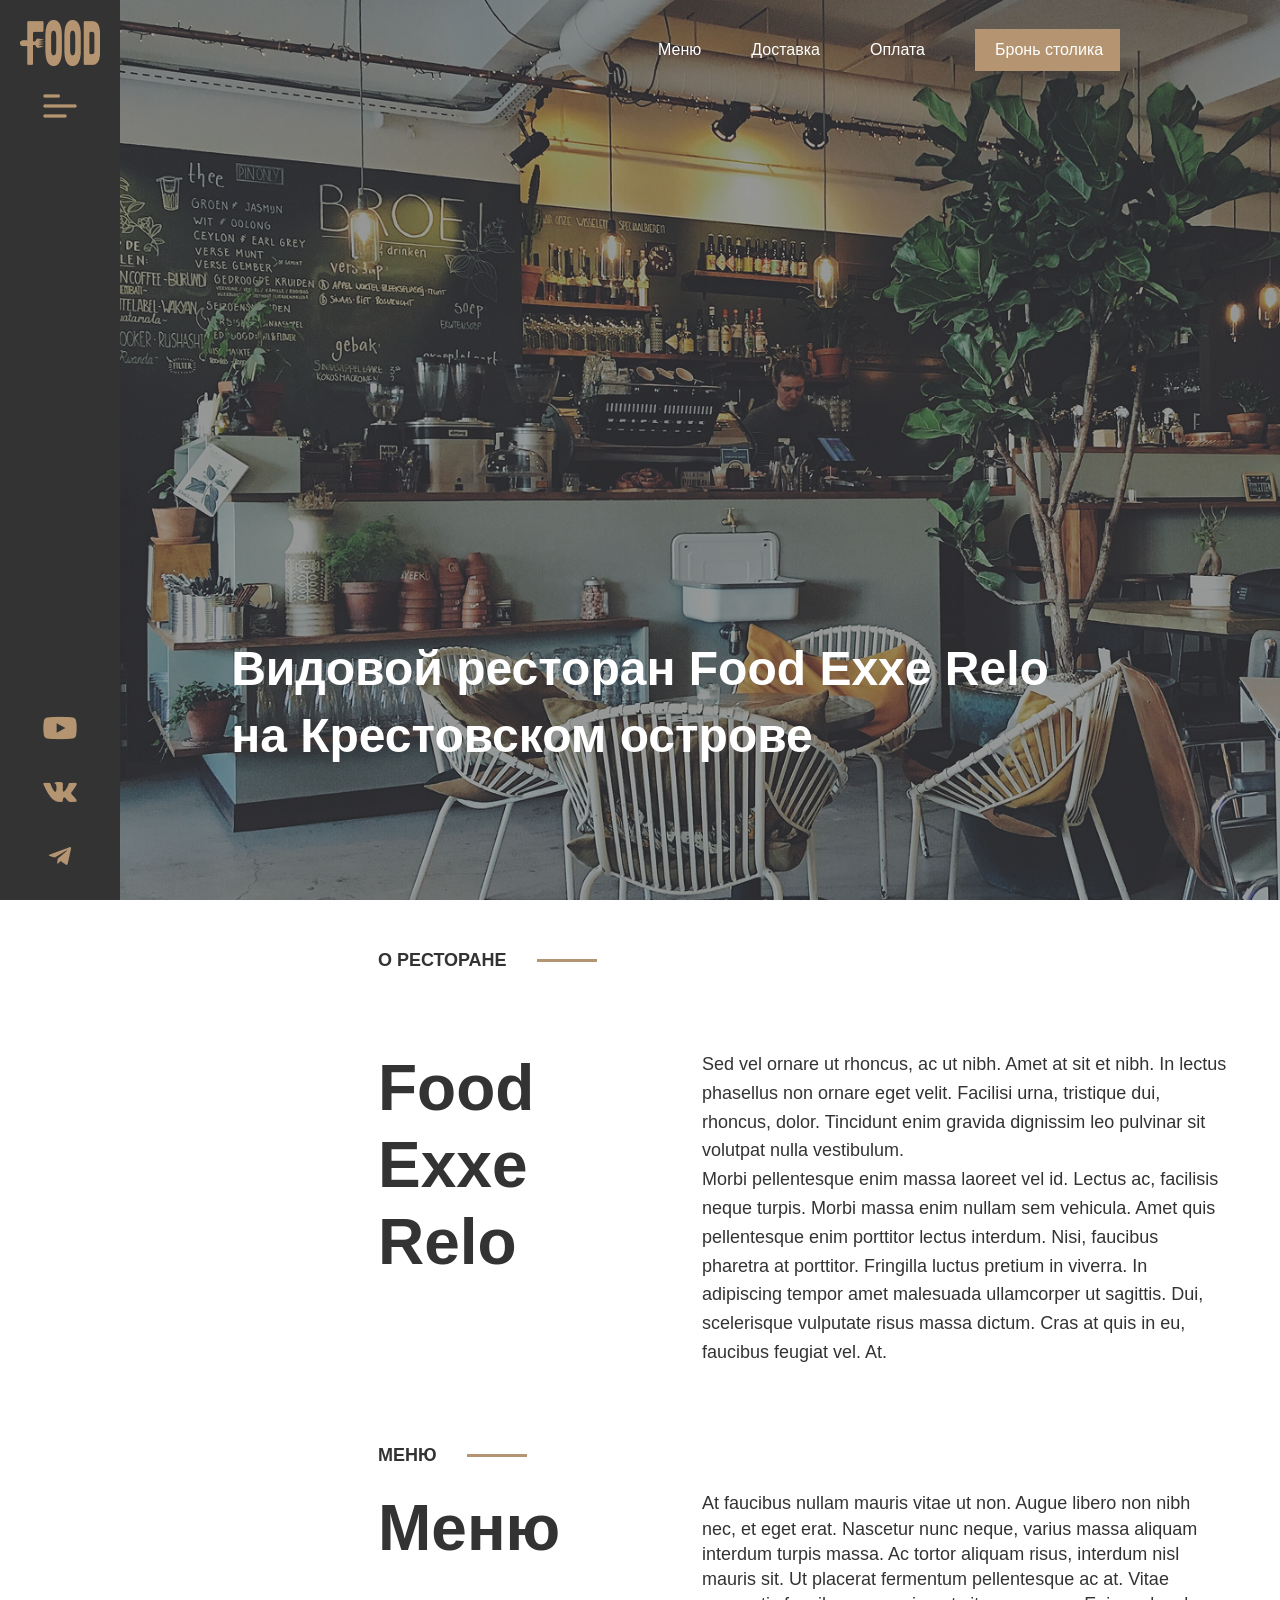
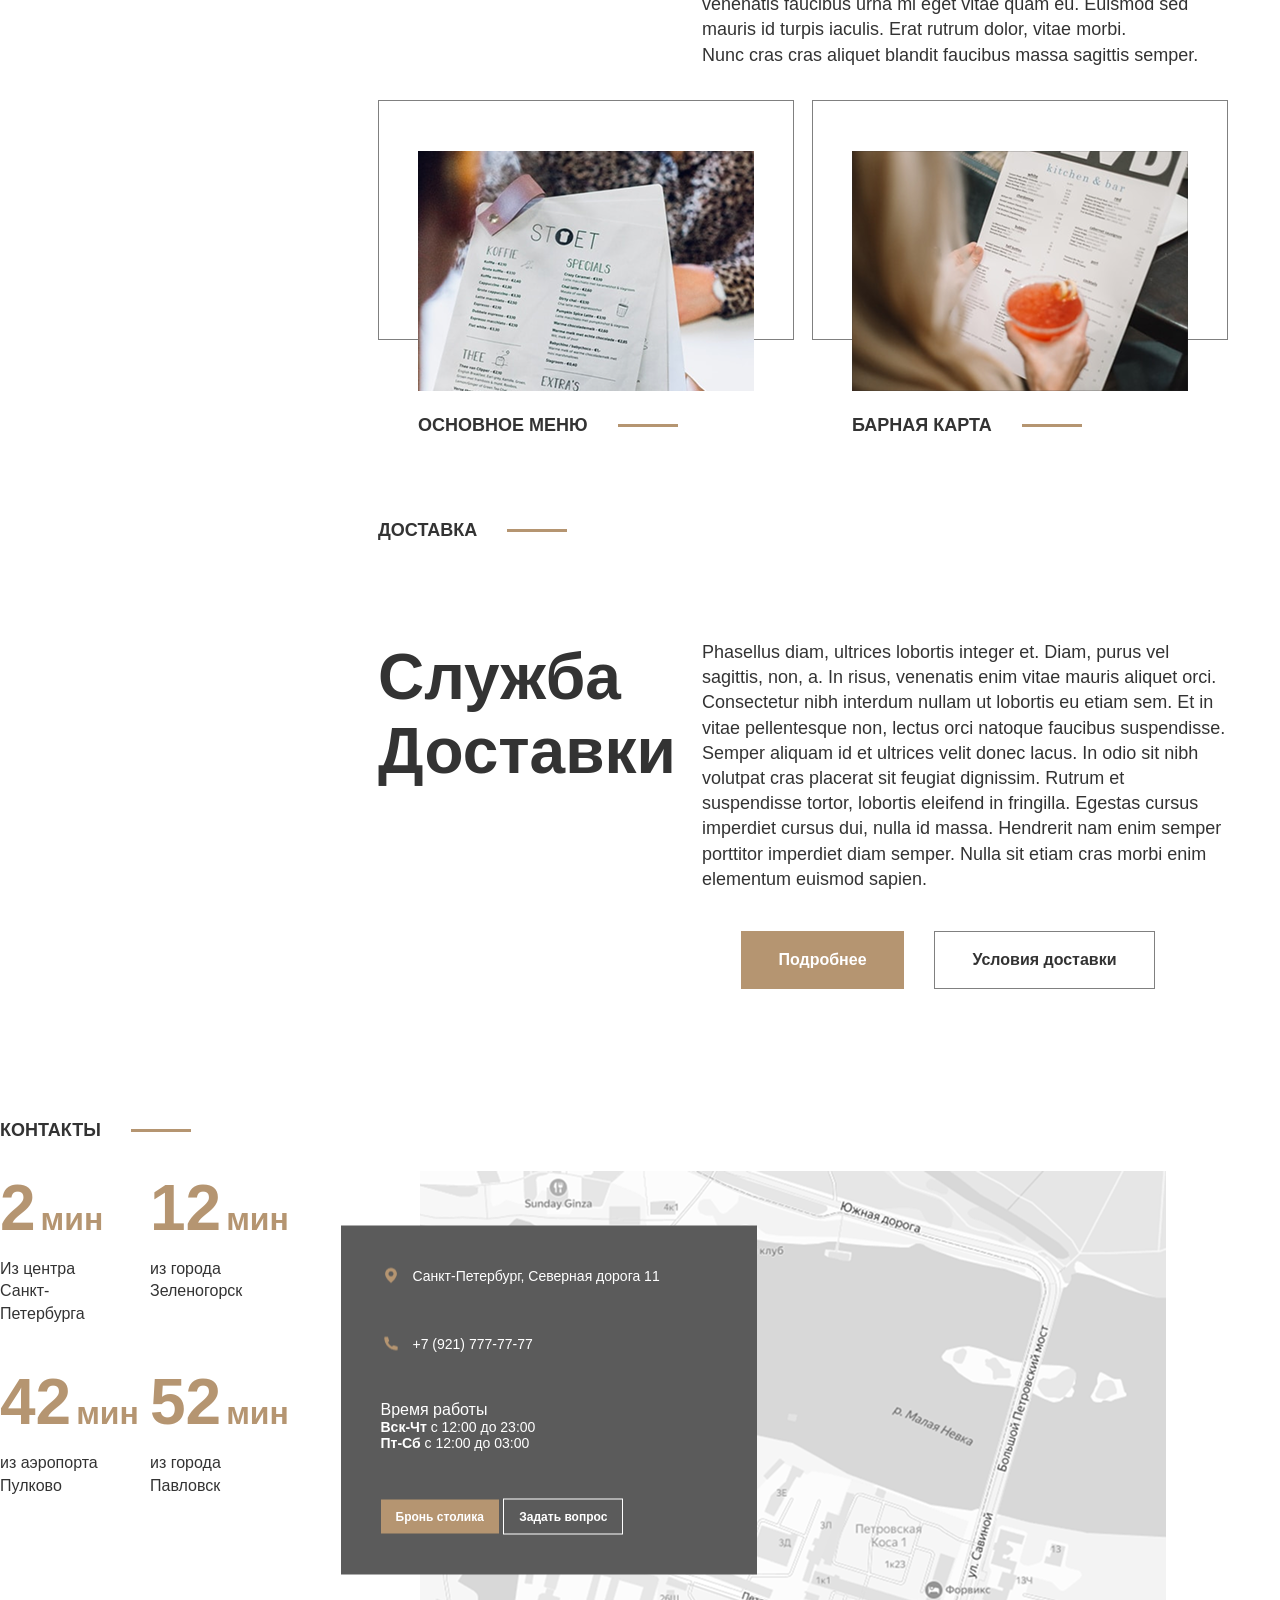
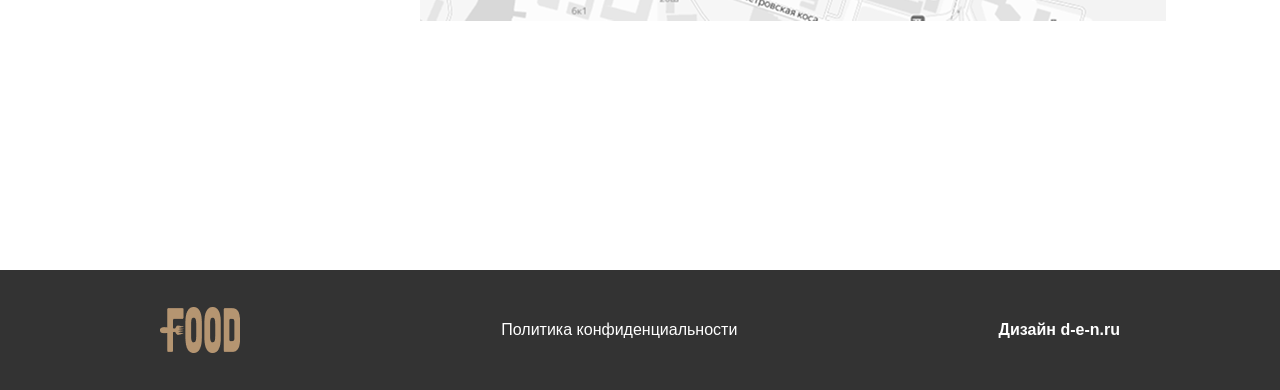
<file: page1/index.html>
<!doctype html>
<html lang="en">
  <head>
    <meta charset="UTF-8" />
    <meta name="viewport" content="width=device-width, initial-scale=1.0" />
    <title>third</title>
    <link rel="stylesheet" href="../page1/style.css" />
    <link rel="stylesheet" href="../font/stylesheet.css" />
  </head>
  <body>
    <div class="sidebar">
      <div class="sidebar_top">
        <img src="../img/logo.png" alt="" />
        <img src="../img/gg_menu-left.png" alt="" />
      </div>
      <div class="sidebar_bottom">
        <a href="">
          <img src="../img/youtube.png" alt="" />
        </a>

        <a href="">
          <img src="../img/vk.png" alt="" />
        </a>

        <a href="">
          <img src="../img/telegram.png" alt="" />
        </a>
      </div>
    </div>

    <section class="section_1">
      <div class="section_1-container">
        <header class="header">
          <nav class="header_nav">
            <ul>
              <li><a href="">Меню</a></li>
              <li><a href="../page2/page2.html">Доставка</a></li>
              <li><a href="../page3/page3.html">Оплата</a></li>
              <li><button>Бронь столика</button></li>
            </ul>
          </nav>
        </header>
        <div class="section_1-content">
          <h1>
            Видовой ресторан Food Exxe Relo <span>на Крестовском острове</span>
          </h1>
        </div>
      </div>
    </section>

    <section class="section_2">
      <div class="section_2-container">
        <h2>О РЕСТОРАНЕ<span></span></h2>
        <div class="section_2-content">
          <h3>
            <span>Food</span>
            <span>Exxe</span>
            <span>Relo</span>
          </h3>
          <div class="section_2-text">
            <p>
              Sed vel ornare ut rhoncus, ac ut nibh. Amet at sit et nibh. In
              lectus phasellus non ornare eget velit. Facilisi urna, tristique
              dui, rhoncus, dolor. Tincidunt enim gravida dignissim leo pulvinar
              sit volutpat nulla vestibulum.
            </p>
            <p>
              Morbi pellentesque enim massa laoreet vel id. Lectus ac, facilisis
              neque turpis. Morbi massa enim nullam sem vehicula. Amet quis
              pellentesque enim porttitor lectus interdum. Nisi, faucibus
              pharetra at porttitor. Fringilla luctus pretium in viverra. In
              adipiscing tempor amet malesuada ullamcorper ut sagittis. Dui,
              scelerisque vulputate risus massa dictum. Cras at quis in eu,
              faucibus feugiat vel. At.
            </p>
          </div>
        </div>
      </div>
    </section>

    <section class="section_3">
      <div class="section_3-container">
        <h2>МЕНЮ<span></span></h2>
        <div class="section_3-content">
          <h3>Меню</h3>
          <div class="section_3-text">
            <p>
              At faucibus nullam mauris vitae ut non. Augue libero non nibh nec,
              et eget erat. Nascetur nunc neque, varius massa aliquam interdum
              turpis massa. Ac tortor aliquam risus, interdum nisl mauris sit.
              Ut placerat fermentum pellentesque ac at. Vitae venenatis faucibus
              urna mi eget vitae quam eu. Euismod sed mauris id turpis iaculis.
              Erat rutrum dolor, vitae morbi.
            </p>
            <p>
              Nunc cras cras aliquet blandit faucibus massa sagittis semper.
            </p>
          </div>
        </div>
        <div class="section_3-cards">
          <div class="menu-card">
            <div class="item-card">
              <img src="../img/Rectangle 40.png" alt="" />
              <h4>ОСНОВНОЕ МЕНЮ<span></span></h4>
            </div>
          </div>
          <div class="menu-card">
            <div class="item-card">
              <img src="../img/Rectangle 42.png" alt="" />
              <h4>БАРНАЯ КАРТА<span></span></h4>
            </div>
          </div>
        </div>
      </div>
    </section>

    <section class="section_4">
      <div class="section_4-container">
        <h2>ДОСТАВКА<span></span></h2>
        <div class="section_4-content">
          <h3>
            <span>Служба</span>
            <span>Доставки</span>
          </h3>
          <div class="section_4-text">
            <p>
              Phasellus diam, ultrices lobortis integer et. Diam, purus vel
              sagittis, non, a. In risus, venenatis enim vitae mauris aliquet
              orci. Consectetur nibh interdum nullam ut lobortis eu etiam sem.
              Et in vitae pellentesque non, lectus orci natoque faucibus
              suspendisse. Semper aliquam id et ultrices velit donec lacus. In
              odio sit nibh volutpat cras placerat sit feugiat dignissim. Rutrum
              et suspendisse tortor, lobortis eleifend in fringilla. Egestas
              cursus imperdiet cursus dui, nulla id massa. Hendrerit nam enim
              semper porttitor imperdiet diam semper. Nulla sit etiam cras morbi
              enim elementum euismod sapien.
            </p>
            <div class="delivery_buttons">
              <button class="btn-more">Подробнее</button>
              <button class="btn-terms">Условия доставки</button>
            </div>
          </div>
        </div>
      </div>
    </section>

    <section class="section_5">
      <div class="section_5-container">
        <h2>КОНТАКТЫ<span></span></h2>
        <div class="section_5-content">
          <div class="section_5-time">
            <div class="time-box">
              <h3>2<span>мин</span></h3>
              <p>Из центра <br />Санкт-Петербурга</p>
            </div>
            <div class="time-box">
              <h3>12<span>мин</span></h3>
              <p>из города <br />Зеленогорск</p>
            </div>
            <div class="time-box">
              <h3>42<span>мин</span></h3>
              <p>из аэропорта <br />Пулково</p>
            </div>
            <div class="time-box">
              <h3>52<span>мин</span></h3>
              <p>из города <br />Павловск</p>
            </div>
          </div>
          <div class="section_5-map">
            <img src="../img/Rectangle 43.png" alt="" class="map-img" />
            <div class="map-info">
              <p class="info-contact">
                <img src="../img/ci_location.png" alt="" />
                <span>Санкт-Петербург, Северная дорога 11 </span>
              </p>
              <p class="info-contact">
                <img src="../img/ci_phone.png" alt="" />
                <span>+7 (921) 777-77-77</span>
              </p>
              <div class="work-time">
                <h4>Время работы</h4>
                <p><strong>Вск-Чт</strong> с 12:00 до 23:00</p>
                <p><strong>Пт-Сб</strong> с 12:00 до 03:00</p>
              </div>

              <div class="map-buttons">
                <button class="btn-map-desk">Бронь столика</button>
                <button class="btn-map-ask">Задать вопрос</button>
              </div>
            </div>
          </div>
        </div>
      </div>
    </section>

    <footer>
      <section class="footer-container">
        <img src="../img/logo.png" alt="" />
        <p class="footer-p1">Политика конфиденциальности</p>
        <p class="footer-p2">Дизайн d-e-n.ru</p>
      </section>
    </footer>
  </body>
</html>
</file>
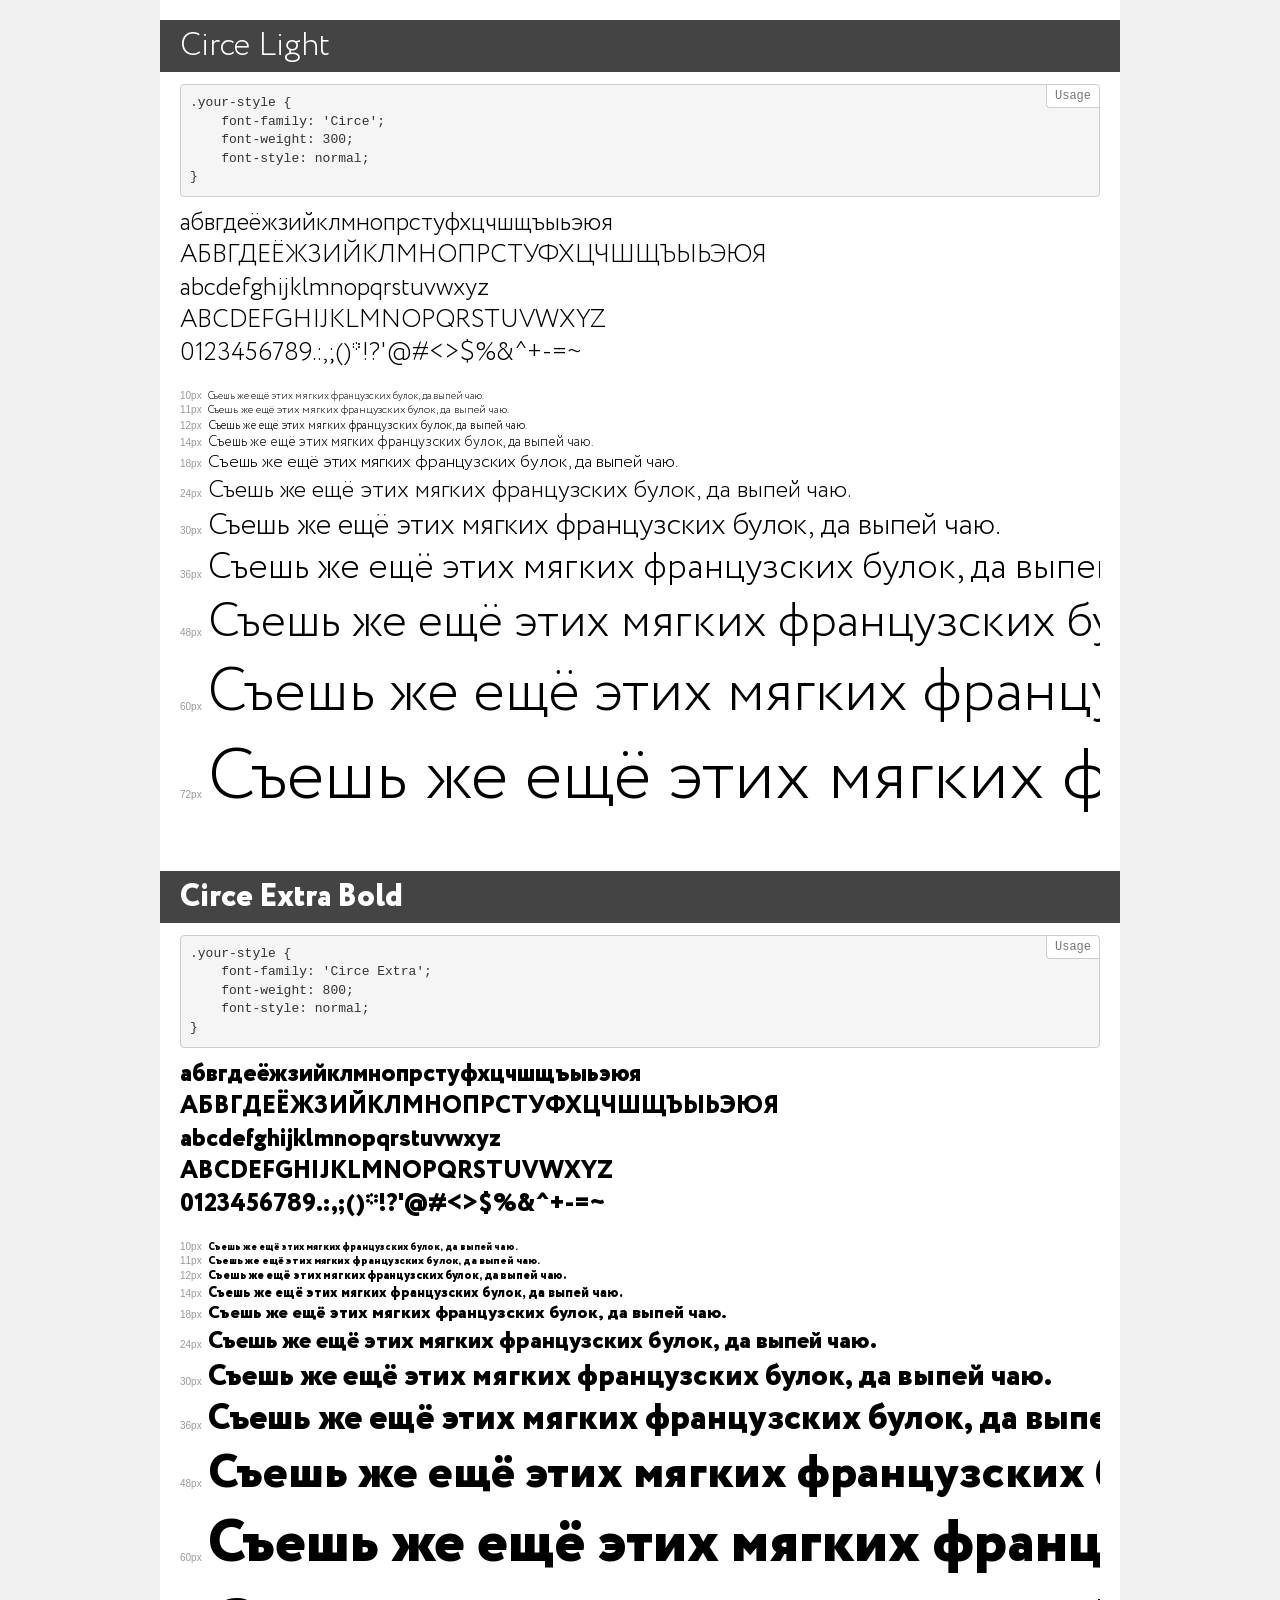
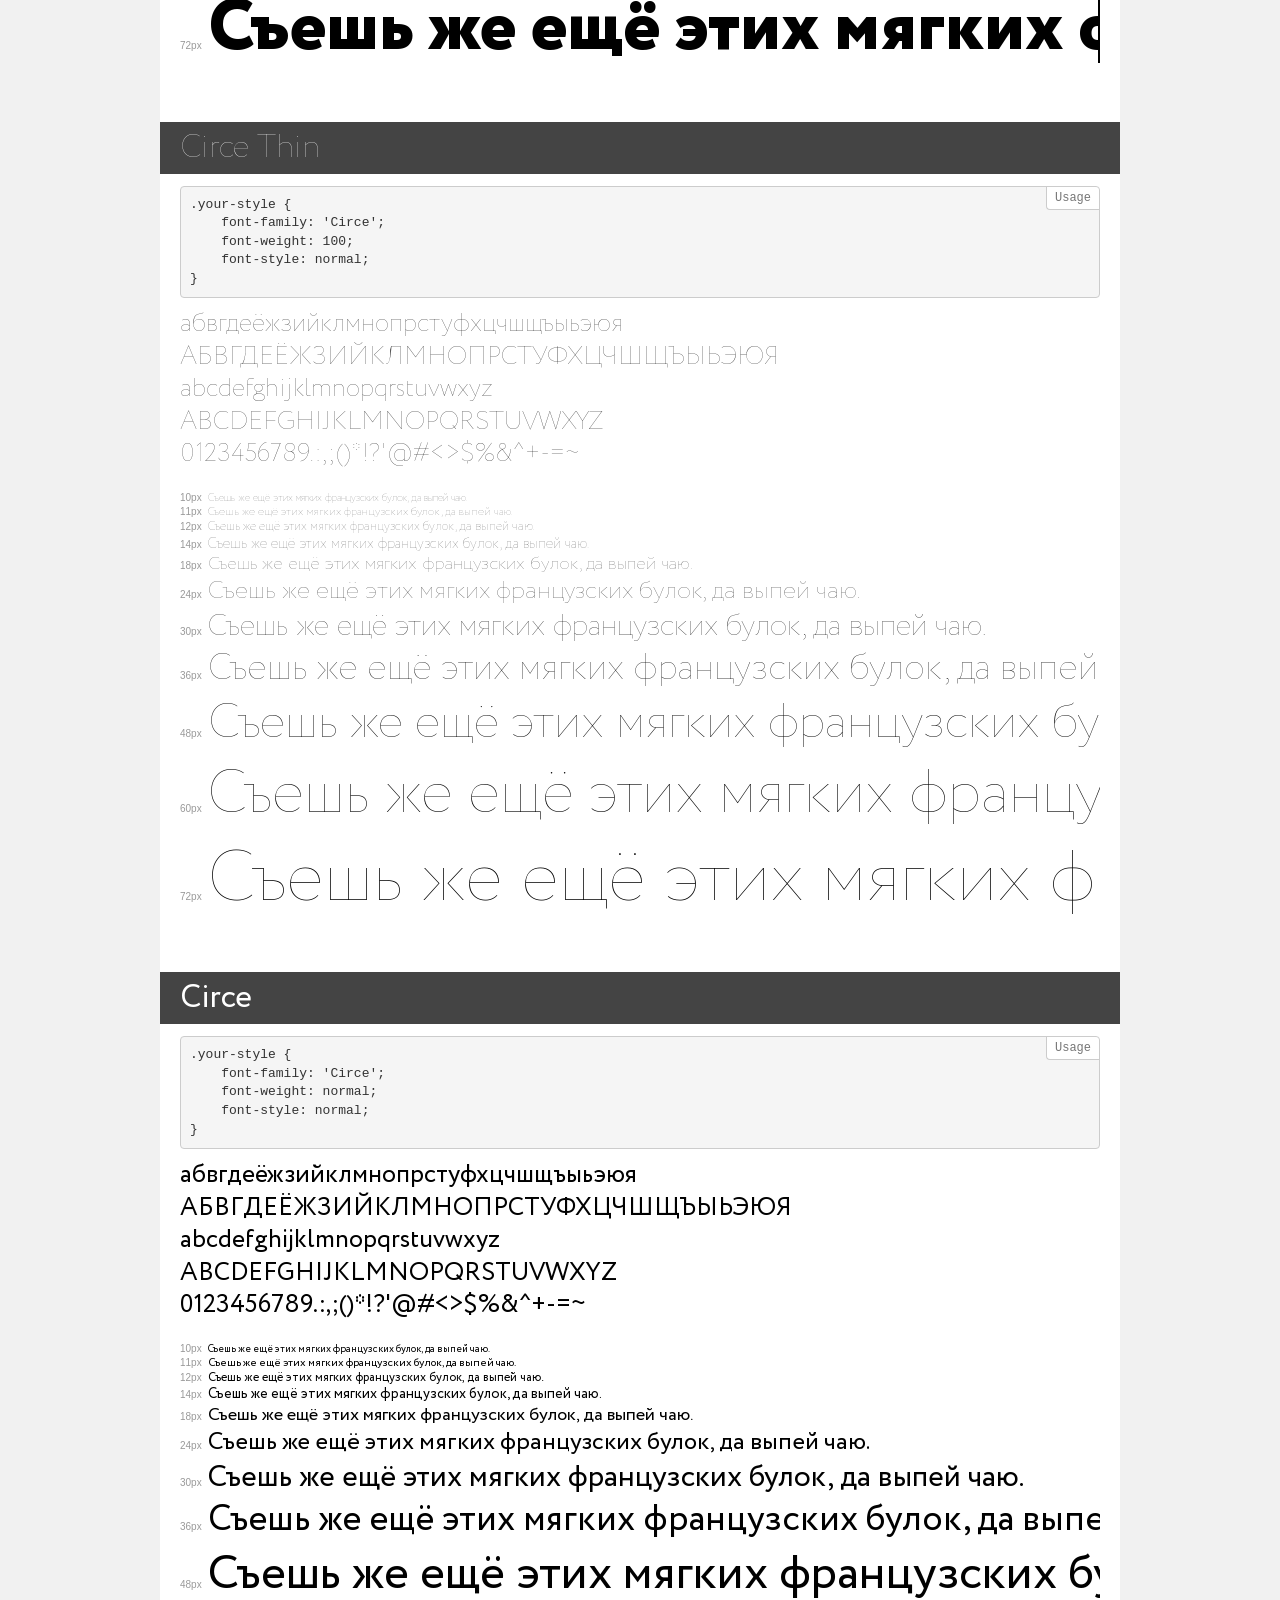
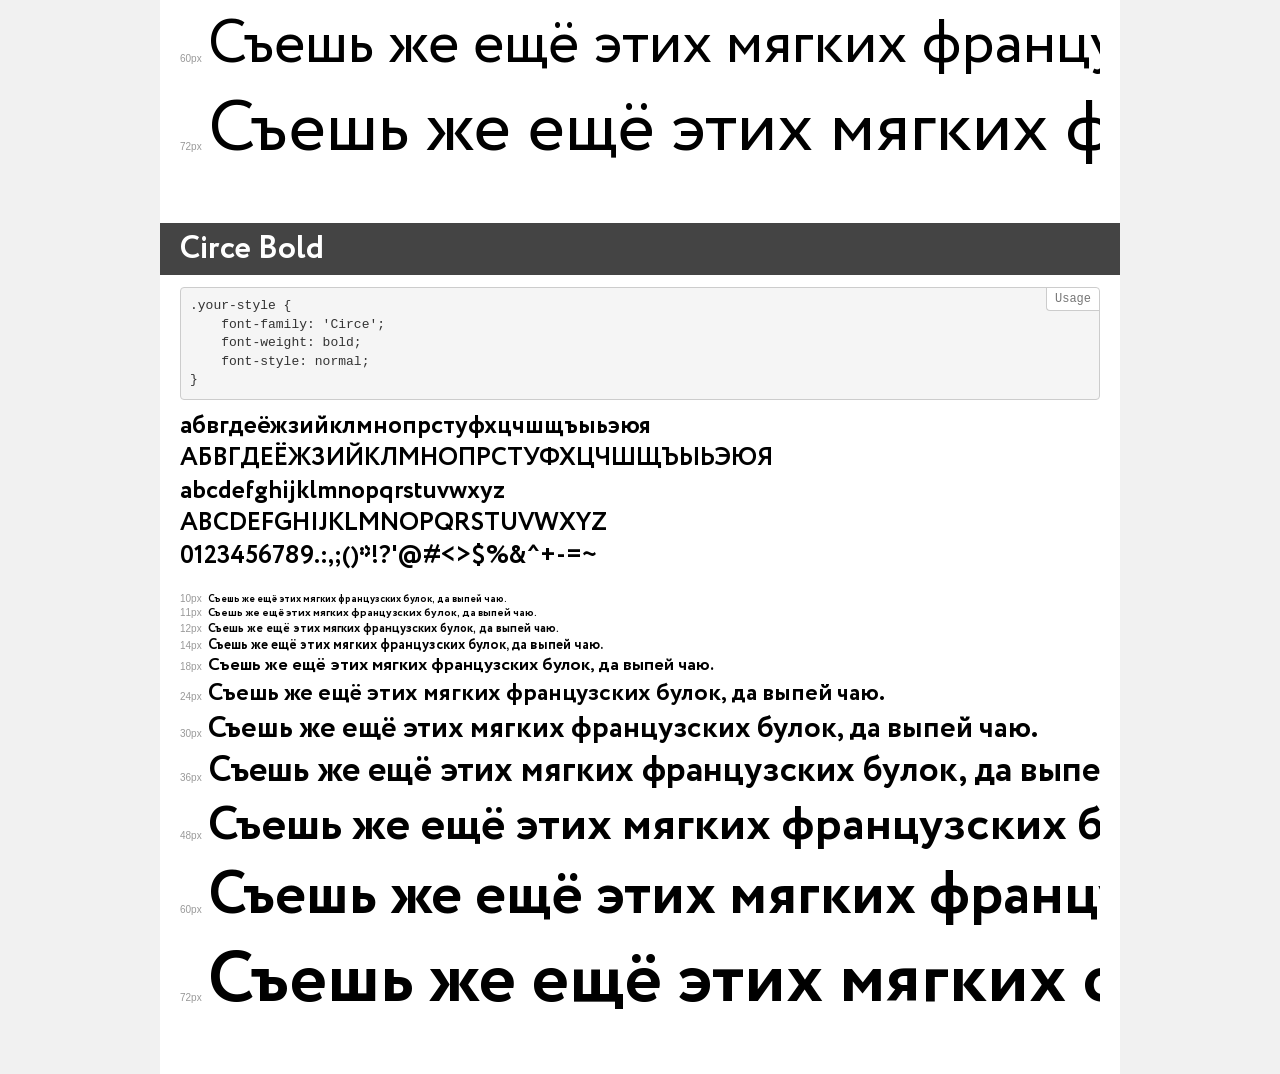
<file: font/demo.html>
<!DOCTYPE html>
<html>
<head>
    <meta charset="utf-8">
    <meta http-equiv="X-UA-Compatible" content="IE=edge">
    <meta name="viewport" content="width=device-width, initial-scale=1">
    <meta name="robots" content="noindex, noarchive">
    <meta name="format-detection" content="telephone=no">
    <title>Transfonter demo</title>
    <link href="stylesheet.css" rel="stylesheet">
    <style>
        /*
        http://meyerweb.com/eric/tools/css/reset/
        v2.0 | 20110126
        License: none (public domain)
        */
        html, body, div, span, applet, object, iframe,
        h1, h2, h3, h4, h5, h6, p, blockquote, pre,
        a, abbr, acronym, address, big, cite, code,
        del, dfn, em, img, ins, kbd, q, s, samp,
        small, strike, strong, sub, sup, tt, var,
        b, u, i, center,
        dl, dt, dd, ol, ul, li,
        fieldset, form, label, legend,
        table, caption, tbody, tfoot, thead, tr, th, td,
        article, aside, canvas, details, embed,
        figure, figcaption, footer, header, hgroup,
        menu, nav, output, ruby, section, summary,
        time, mark, audio, video {
            margin: 0;
            padding: 0;
            border: 0;
            font-size: 100%;
            font: inherit;
            vertical-align: baseline;
        }
        /* HTML5 display-role reset for older browsers */
        article, aside, details, figcaption, figure,
        footer, header, hgroup, menu, nav, section {
            display: block;
        }
        body {
            line-height: 1;
        }
        ol, ul {
            list-style: none;
        }
        blockquote, q {
            quotes: none;
        }
        blockquote:before, blockquote:after,
        q:before, q:after {
            content: '';
            content: none;
        }
        table {
            border-collapse: collapse;
            border-spacing: 0;
        }
        /* common styles */
        body {
            background: #f1f1f1;
            color: #000;
        }
        .page {
            background: #fff;
            width: 920px;
            margin: 0 auto;
            padding: 20px 20px 0 20px;
            overflow: hidden;
        }
        .font-container {
            overflow-x: auto;
            overflow-y: hidden;
            margin-bottom: 40px;
            line-height: 1.3;
            white-space: nowrap;
            padding-bottom: 5px;
        }
        h1 {
            position: relative;
            background: #444;
            font-size: 32px;
            color: #fff;
            padding: 10px 20px;
            margin: 0 -20px 12px -20px;
        }
        .letters {
            font-size: 25px;
            margin-bottom: 20px;
        }
        .s10:before {
            content: '10px';
        }
        .s11:before {
            content: '11px';
        }
        .s12:before {
            content: '12px';
        }
        .s14:before {
            content: '14px';
        }
        .s18:before {
            content: '18px';
        }
        .s24:before {
            content: '24px';
        }
        .s30:before {
            content: '30px';
        }
        .s36:before {
            content: '36px';
        }
        .s48:before {
            content: '48px';
        }
        .s60:before {
            content: '60px';
        }
        .s72:before {
            content: '72px';
        }
        .s10:before, .s11:before, .s12:before, .s14:before,
        .s18:before, .s24:before, .s30:before, .s36:before,
        .s48:before, .s60:before, .s72:before {
            font-family: Arial, sans-serif;
            font-size: 10px;
            font-weight: normal;
            font-style: normal;
            color: #999;
            padding-right: 6px;
        }
        pre {
            display: block;
            position: relative;
            padding: 9px;
            margin: 0 0 10px;
            font-family: Monaco, Menlo, Consolas, "Courier New", monospace !important;
            font-size: 13px;
            line-height: 1.428571429;
            color: #333;
            font-weight: normal !important;
            font-style: normal !important;
            background-color: #f5f5f5;
            border: 1px solid #ccc;
            overflow-x: auto;
            border-radius: 4px;
        }
        pre:after {
            display: block;
            position: absolute;
            right: 0;
            top: 0;
            content: 'Usage';
            line-height: 1;
            padding: 5px 8px;
            font-size: 12px;
            color: #767676;
            background-color: #fff;
            border: 1px solid #ccc;
            border-right: none;
            border-top: none;
            border-radius: 0 4px 0 4px;
            z-index: 10;
        }
        /* responsive */
        @media (max-width: 959px) {
            .page {
                width: auto;
                margin: 0;
            }
        }
    </style>
</head>
<body>
<div class="page">
    <div class="demo" style="font-family: 'Circe'; font-weight: 300; font-style: normal;">
        <h1>Circe Light</h1>
        <pre>.your-style {
    font-family: 'Circe';
    font-weight: 300;
    font-style: normal;
}</pre>
        <div class="font-container">
            <p class="letters">
                абвгдеёжзийклмнопрстуфхцчшщъыьэюя<br>
АБВГДЕЁЖЗИЙКЛМНОПРСТУФХЦЧШЩЪЫЬЭЮЯ<br>
abcdefghijklmnopqrstuvwxyz<br>
ABCDEFGHIJKLMNOPQRSTUVWXYZ<br>
                0123456789.:,;()*!?'@#<>$%&^+-=~
            </p>
            <p class="s10" style="font-size: 10px;">Съешь же ещё этих мягких французских булок, да выпей чаю.</p>
            <p class="s11" style="font-size: 11px;">Съешь же ещё этих мягких французских булок, да выпей чаю.</p>
            <p class="s12" style="font-size: 12px;">Съешь же ещё этих мягких французских булок, да выпей чаю.</p>
            <p class="s14" style="font-size: 14px;">Съешь же ещё этих мягких французских булок, да выпей чаю.</p>
            <p class="s18" style="font-size: 18px;">Съешь же ещё этих мягких французских булок, да выпей чаю.</p>
            <p class="s24" style="font-size: 24px;">Съешь же ещё этих мягких французских булок, да выпей чаю.</p>
            <p class="s30" style="font-size: 30px;">Съешь же ещё этих мягких французских булок, да выпей чаю.</p>
            <p class="s36" style="font-size: 36px;">Съешь же ещё этих мягких французских булок, да выпей чаю.</p>
            <p class="s48" style="font-size: 48px;">Съешь же ещё этих мягких французских булок, да выпей чаю.</p>
            <p class="s60" style="font-size: 60px;">Съешь же ещё этих мягких французских булок, да выпей чаю.</p>
            <p class="s72" style="font-size: 72px;">Съешь же ещё этих мягких французских булок, да выпей чаю.</p>
        </div>
    </div>
    <div class="demo" style="font-family: 'Circe Extra'; font-weight: 800; font-style: normal;">
        <h1>Circe Extra Bold</h1>
        <pre>.your-style {
    font-family: 'Circe Extra';
    font-weight: 800;
    font-style: normal;
}</pre>
        <div class="font-container">
            <p class="letters">
                абвгдеёжзийклмнопрстуфхцчшщъыьэюя<br>
АБВГДЕЁЖЗИЙКЛМНОПРСТУФХЦЧШЩЪЫЬЭЮЯ<br>
abcdefghijklmnopqrstuvwxyz<br>
ABCDEFGHIJKLMNOPQRSTUVWXYZ<br>
                0123456789.:,;()*!?'@#<>$%&^+-=~
            </p>
            <p class="s10" style="font-size: 10px;">Съешь же ещё этих мягких французских булок, да выпей чаю.</p>
            <p class="s11" style="font-size: 11px;">Съешь же ещё этих мягких французских булок, да выпей чаю.</p>
            <p class="s12" style="font-size: 12px;">Съешь же ещё этих мягких французских булок, да выпей чаю.</p>
            <p class="s14" style="font-size: 14px;">Съешь же ещё этих мягких французских булок, да выпей чаю.</p>
            <p class="s18" style="font-size: 18px;">Съешь же ещё этих мягких французских булок, да выпей чаю.</p>
            <p class="s24" style="font-size: 24px;">Съешь же ещё этих мягких французских булок, да выпей чаю.</p>
            <p class="s30" style="font-size: 30px;">Съешь же ещё этих мягких французских булок, да выпей чаю.</p>
            <p class="s36" style="font-size: 36px;">Съешь же ещё этих мягких французских булок, да выпей чаю.</p>
            <p class="s48" style="font-size: 48px;">Съешь же ещё этих мягких французских булок, да выпей чаю.</p>
            <p class="s60" style="font-size: 60px;">Съешь же ещё этих мягких французских булок, да выпей чаю.</p>
            <p class="s72" style="font-size: 72px;">Съешь же ещё этих мягких французских булок, да выпей чаю.</p>
        </div>
    </div>
    <div class="demo" style="font-family: 'Circe'; font-weight: 100; font-style: normal;">
        <h1>Circe Thin</h1>
        <pre>.your-style {
    font-family: 'Circe';
    font-weight: 100;
    font-style: normal;
}</pre>
        <div class="font-container">
            <p class="letters">
                абвгдеёжзийклмнопрстуфхцчшщъыьэюя<br>
АБВГДЕЁЖЗИЙКЛМНОПРСТУФХЦЧШЩЪЫЬЭЮЯ<br>
abcdefghijklmnopqrstuvwxyz<br>
ABCDEFGHIJKLMNOPQRSTUVWXYZ<br>
                0123456789.:,;()*!?'@#<>$%&^+-=~
            </p>
            <p class="s10" style="font-size: 10px;">Съешь же ещё этих мягких французских булок, да выпей чаю.</p>
            <p class="s11" style="font-size: 11px;">Съешь же ещё этих мягких французских булок, да выпей чаю.</p>
            <p class="s12" style="font-size: 12px;">Съешь же ещё этих мягких французских булок, да выпей чаю.</p>
            <p class="s14" style="font-size: 14px;">Съешь же ещё этих мягких французских булок, да выпей чаю.</p>
            <p class="s18" style="font-size: 18px;">Съешь же ещё этих мягких французских булок, да выпей чаю.</p>
            <p class="s24" style="font-size: 24px;">Съешь же ещё этих мягких французских булок, да выпей чаю.</p>
            <p class="s30" style="font-size: 30px;">Съешь же ещё этих мягких французских булок, да выпей чаю.</p>
            <p class="s36" style="font-size: 36px;">Съешь же ещё этих мягких французских булок, да выпей чаю.</p>
            <p class="s48" style="font-size: 48px;">Съешь же ещё этих мягких французских булок, да выпей чаю.</p>
            <p class="s60" style="font-size: 60px;">Съешь же ещё этих мягких французских булок, да выпей чаю.</p>
            <p class="s72" style="font-size: 72px;">Съешь же ещё этих мягких французских булок, да выпей чаю.</p>
        </div>
    </div>
    <div class="demo" style="font-family: 'Circe'; font-weight: normal; font-style: normal;">
        <h1>Circe</h1>
        <pre>.your-style {
    font-family: 'Circe';
    font-weight: normal;
    font-style: normal;
}</pre>
        <div class="font-container">
            <p class="letters">
                абвгдеёжзийклмнопрстуфхцчшщъыьэюя<br>
АБВГДЕЁЖЗИЙКЛМНОПРСТУФХЦЧШЩЪЫЬЭЮЯ<br>
abcdefghijklmnopqrstuvwxyz<br>
ABCDEFGHIJKLMNOPQRSTUVWXYZ<br>
                0123456789.:,;()*!?'@#<>$%&^+-=~
            </p>
            <p class="s10" style="font-size: 10px;">Съешь же ещё этих мягких французских булок, да выпей чаю.</p>
            <p class="s11" style="font-size: 11px;">Съешь же ещё этих мягких французских булок, да выпей чаю.</p>
            <p class="s12" style="font-size: 12px;">Съешь же ещё этих мягких французских булок, да выпей чаю.</p>
            <p class="s14" style="font-size: 14px;">Съешь же ещё этих мягких французских булок, да выпей чаю.</p>
            <p class="s18" style="font-size: 18px;">Съешь же ещё этих мягких французских булок, да выпей чаю.</p>
            <p class="s24" style="font-size: 24px;">Съешь же ещё этих мягких французских булок, да выпей чаю.</p>
            <p class="s30" style="font-size: 30px;">Съешь же ещё этих мягких французских булок, да выпей чаю.</p>
            <p class="s36" style="font-size: 36px;">Съешь же ещё этих мягких французских булок, да выпей чаю.</p>
            <p class="s48" style="font-size: 48px;">Съешь же ещё этих мягких французских булок, да выпей чаю.</p>
            <p class="s60" style="font-size: 60px;">Съешь же ещё этих мягких французских булок, да выпей чаю.</p>
            <p class="s72" style="font-size: 72px;">Съешь же ещё этих мягких французских булок, да выпей чаю.</p>
        </div>
    </div>
    <div class="demo" style="font-family: 'Circe'; font-weight: bold; font-style: normal;">
        <h1>Circe Bold</h1>
        <pre>.your-style {
    font-family: 'Circe';
    font-weight: bold;
    font-style: normal;
}</pre>
        <div class="font-container">
            <p class="letters">
                абвгдеёжзийклмнопрстуфхцчшщъыьэюя<br>
АБВГДЕЁЖЗИЙКЛМНОПРСТУФХЦЧШЩЪЫЬЭЮЯ<br>
abcdefghijklmnopqrstuvwxyz<br>
ABCDEFGHIJKLMNOPQRSTUVWXYZ<br>
                0123456789.:,;()*!?'@#<>$%&^+-=~
            </p>
            <p class="s10" style="font-size: 10px;">Съешь же ещё этих мягких французских булок, да выпей чаю.</p>
            <p class="s11" style="font-size: 11px;">Съешь же ещё этих мягких французских булок, да выпей чаю.</p>
            <p class="s12" style="font-size: 12px;">Съешь же ещё этих мягких французских булок, да выпей чаю.</p>
            <p class="s14" style="font-size: 14px;">Съешь же ещё этих мягких французских булок, да выпей чаю.</p>
            <p class="s18" style="font-size: 18px;">Съешь же ещё этих мягких французских булок, да выпей чаю.</p>
            <p class="s24" style="font-size: 24px;">Съешь же ещё этих мягких французских булок, да выпей чаю.</p>
            <p class="s30" style="font-size: 30px;">Съешь же ещё этих мягких французских булок, да выпей чаю.</p>
            <p class="s36" style="font-size: 36px;">Съешь же ещё этих мягких французских булок, да выпей чаю.</p>
            <p class="s48" style="font-size: 48px;">Съешь же ещё этих мягких французских булок, да выпей чаю.</p>
            <p class="s60" style="font-size: 60px;">Съешь же ещё этих мягких французских булок, да выпей чаю.</p>
            <p class="s72" style="font-size: 72px;">Съешь же ещё этих мягких французских булок, да выпей чаю.</p>
        </div>
    </div>
</div>
</body>
</html>
</file>
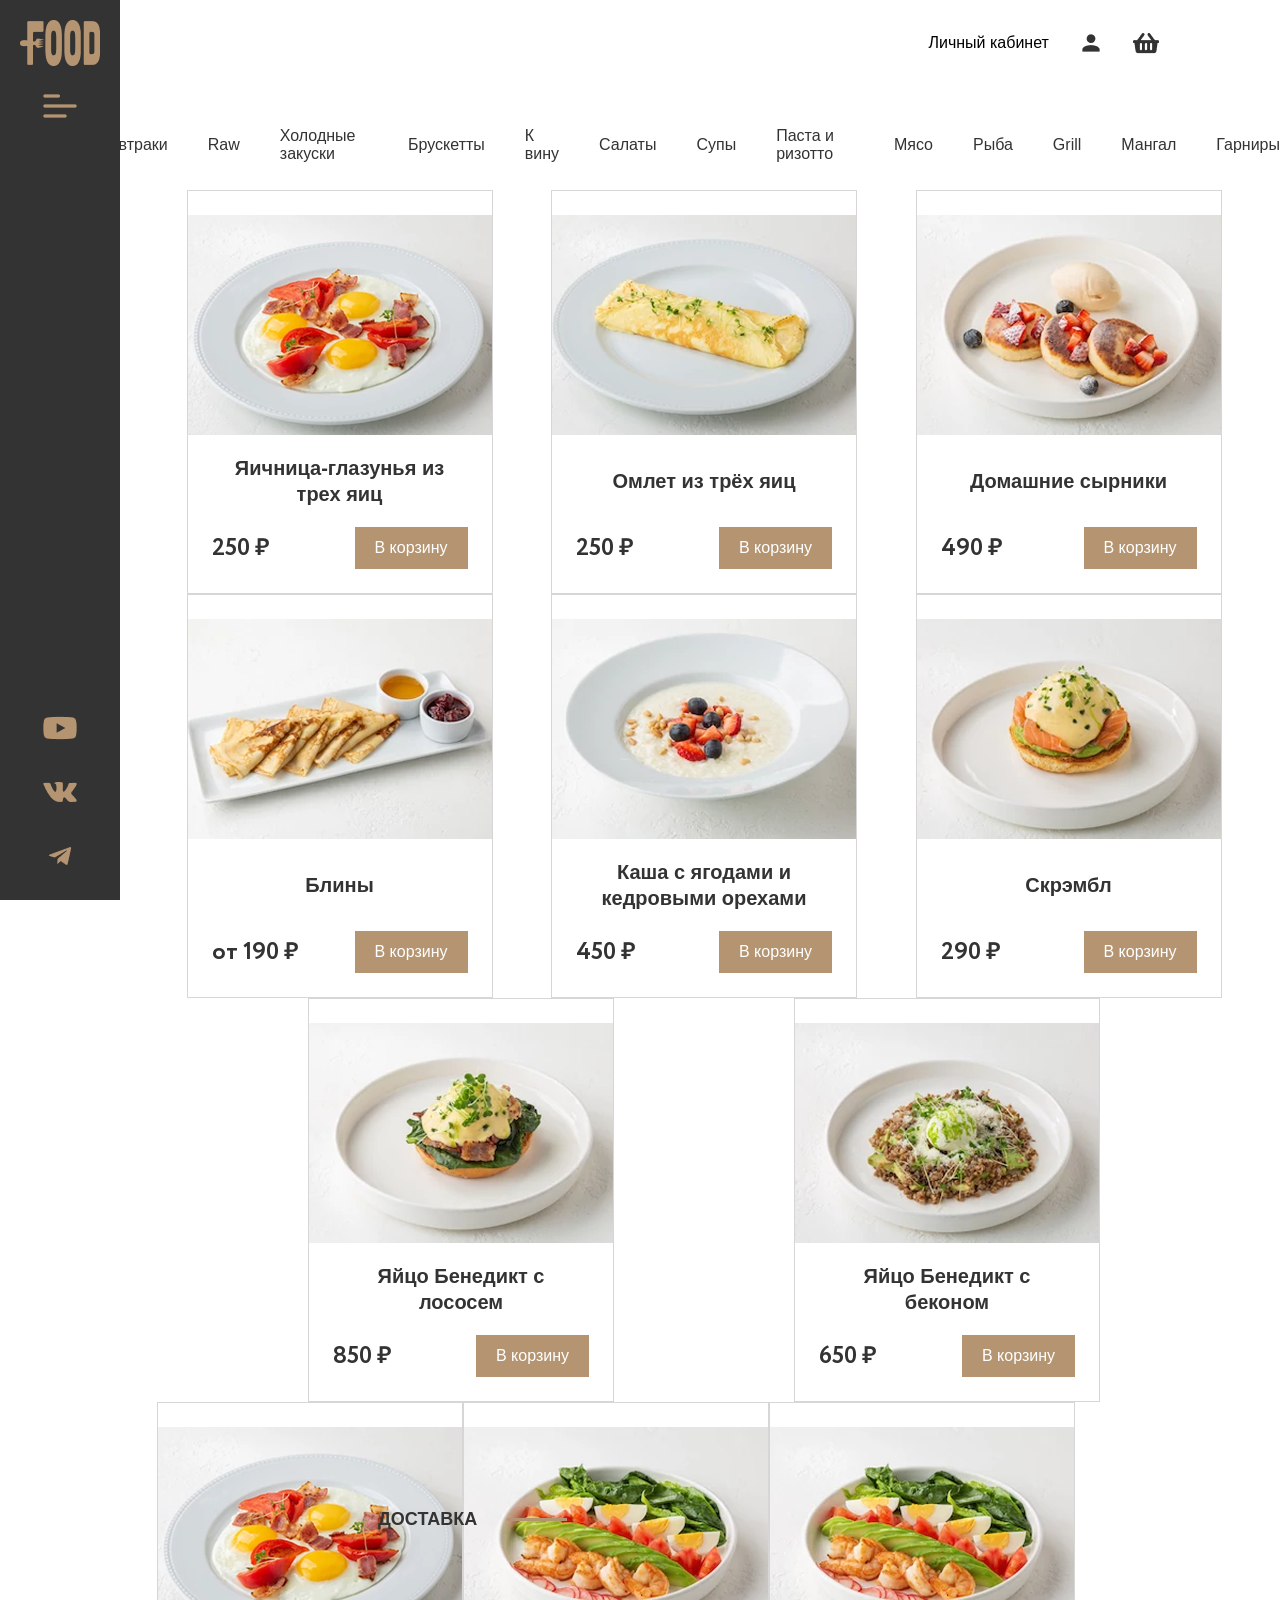
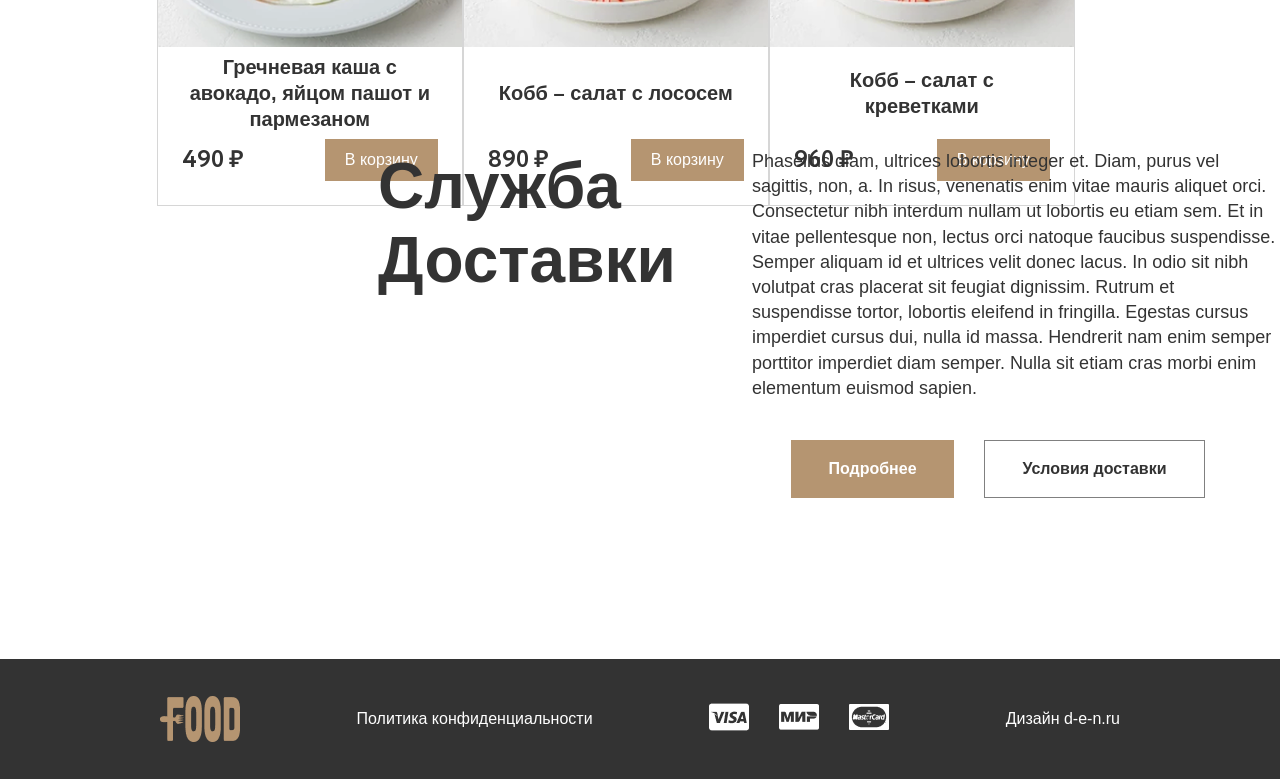
<file: page2/page2.html>
<!doctype html>
<html lang="en">
  <head>
    <meta charset="UTF-8" />
    <meta name="viewport" content="width=device-width, initial-scale=1.0" />
    <title>menu</title>
    <link rel="stylesheet" href="style.css" />
    <link rel="stylesheet" href="../font/stylesheet.css" />
  </head>
  <body>
    <div class="sidebar">
      <div class="sidebar_top">
        <img src="../img/logo.png" alt="" />
        <img src="../img/gg_menu-left.png" alt="" />
      </div>
      <div class="sidebar_bottom">
        <a href="">
          <img src="../img/youtube.png" alt="" />
        </a>

        <a href="">
          <img src="../img/vk.png" alt="" />
        </a>

        <a href="">
          <img src="../img/telegram.png" alt="" />
        </a>
      </div>
    </div>

    <section class="section_1-menu">
      <div class="section_1-menu_container">
        <div class="menu-container_header">
          <div>
            <p>Личный кабинет</p>
            <img src="../img-menu/mdi_account.png" alt="" />
            <img src="../img-menu/fa-solid_shopping-basket.png" alt="" />
          </div>
        </div>
      </div>
    </section>

    <section class="menu_container-nav">
      <ul>
        <li><a href="../page3/page3.html">Завтраки</a></li>
        <li><a href="#">Raw</a></li>
        <li><a href="#">Холодные закуски</a></li>
        <li><a href="#">Брускетты</a></li>
        <li><a href="#">К вину</a></li>
        <li><a href="#">Салаты</a></li>
        <li><a href="#">Супы</a></li>
        <li><a href="#">Паста и ризотто</a></li>
        <li><a href="#">Мясо</a></li>
        <li><a href="#">Рыба</a></li>
        <li><a href="#">Grill</a></li>
        <li><a href="#">Мангал</a></li>
        <li><a href="#">Гарниры</a></li>
      </ul>
    </section>

    <section class="section_2">
      <div class="section_2_1">
        <div class="section_2-menu">
          <img src="../img-menu/Rectangle 51.png" alt="" />
          <h3>Яичница-глазунья из трех яиц</h3>
          <div class="menu_button">
            <p>250 ₽</p>
            <button class="button_in">В корзину</button>
          </div>
        </div>
        <div class="section_2-menu">
          <img src="../img-menu/Rectangle 52.png" alt="" />
          <h3>Омлет из трёх яиц</h3>
          <div class="menu_button">
            <p>250 ₽</p>
            <button class="button_in">В корзину</button>
          </div>
        </div>

        <div class="section_2-menu">
          <img src="../img-menu/Rectangle 53.png" alt="" />
          <h3>Домашние сырники</h3>
          <div class="menu_button">
            <p>490 ₽</p>
            <button class="button_in">В корзину</button>
          </div>
        </div>

        <div class="section_2-menu">
          <img src="../img-menu/Rectangle 54.png" alt="" />
          <h3>Блины</h3>
          <div class="menu_button">
            <p>от 190 ₽</p>
            <button class="button_in">В корзину</button>
          </div>
        </div>

        <div class="section_2-menu">
          <img src="../img-menu/Rectangle 55.png" alt="" />
          <h3>Каша c ягодами и кедровыми орехами</h3>
          <div class="menu_button">
            <p>450 ₽</p>
            <button class="button_in">В корзину</button>
          </div>
        </div>

        <div class="section_2-menu">
          <img src="../img-menu/Rectangle 56.png" alt="" />
          <h3>Скрэмбл</h3>
          <div class="menu_button">
            <p>290 ₽</p>
            <button class="button_in">В корзину</button>
          </div>
        </div>

        <div class="section_2-menu">
          <img src="../img-menu/Rectangle 57.png" alt="" />
          <h3>Яйцо Бенедикт с лососем</h3>
          <div class="menu_button">
            <p>850 ₽</p>
            <button class="button_in">В корзину</button>
          </div>
        </div>

        <div class="section_2-menu">
          <img src="../img-menu/Rectangle 58.png" alt="" />
          <h3>Яйцо Бенедикт с беконом</h3>
          <div class="menu_button">
            <p>650 ₽</p>
            <button class="button_in">В корзину</button>
          </div>
        </div>

        <div class="menu_menu">
          <div class="menu_menu_2">
            <div class="section_2-menu">
              <img src="../img-menu/Rectangle 59.png" alt="" />
              <h3>Гречневая каша с авокадо, яйцом пашот и пармезаном</h3>
              <div class="menu_button">
                <p>490 ₽</p>
                <button class="button_in">В корзину</button>
              </div>
            </div>

            <div class="section_2-menu">
              <img src="../img-menu/Rectangle 60.png" alt="" />
              <h3>Кобб – салат с лососем</h3>
              <div class="menu_button">
                <p>890 ₽</p>
                <button class="button_in">В корзину</button>
              </div>
            </div>

            <div class="section_2-menu">
              <img src="../img-menu/Rectangle 61.png" alt="" />
              <h3>Кобб – салат с креветками</h3>
              <div class="menu_button">
                <p>960 ₽</p>
                <button class="button_in">В корзину</button>
              </div>
            </div>
          </div>
        </div>
      </div>
    </section>

    <section class="section_3">
      <div class="section_3-container">
        <h2>ДОСТАВКА<span></span></h2>
        <div class="section_3-content">
          <h3>
            <span>Служба</span>
            <span>Доставки</span>
          </h3>
          <div class="section_3-text">
            <p>
              Phasellus diam, ultrices lobortis integer et. Diam, purus vel
              sagittis, non, a. In risus, venenatis enim vitae mauris aliquet
              orci. Consectetur nibh interdum nullam ut lobortis eu etiam sem.
              Et in vitae pellentesque non, lectus orci natoque faucibus
              suspendisse. Semper aliquam id et ultrices velit donec lacus. In
              odio sit nibh volutpat cras placerat sit feugiat dignissim. Rutrum
              et suspendisse tortor, lobortis eleifend in fringilla. Egestas
              cursus imperdiet cursus dui, nulla id massa. Hendrerit nam enim
              semper porttitor imperdiet diam semper. Nulla sit etiam cras morbi
              enim elementum euismod sapien.
            </p>
            <div class="delivery_buttons">
              <button class="btn-more">Подробнее</button>
              <button class="btn-terms">Условия доставки</button>
            </div>
          </div>
        </div>
      </div>
    </section>

    <fotter class="fotter">
      <div class="fotter_container">
        <img src="../img/logo.png" alt="" />
        <p>Политика конфиденциальности</p>
        <div class="right">
          <div class="right_2">
            <a href="#"
              ><img src="../img-menu/visa-svgrepo-com 1.png" alt=""
            /></a>
            <a href="#"
              ><img src="../img-menu/mir-svgrepo-com 1.png" alt=""
            /></a>
            <a href="#"
              ><img src="../img-menu/mastercard-svgrepo-com 1.png" alt=""
            /></a>
          </div>
        </div>
        <p class="ppp">Дизайн d-e-n.ru</p>
      </div>
    </fotter>
  </body>
</html>
</file>
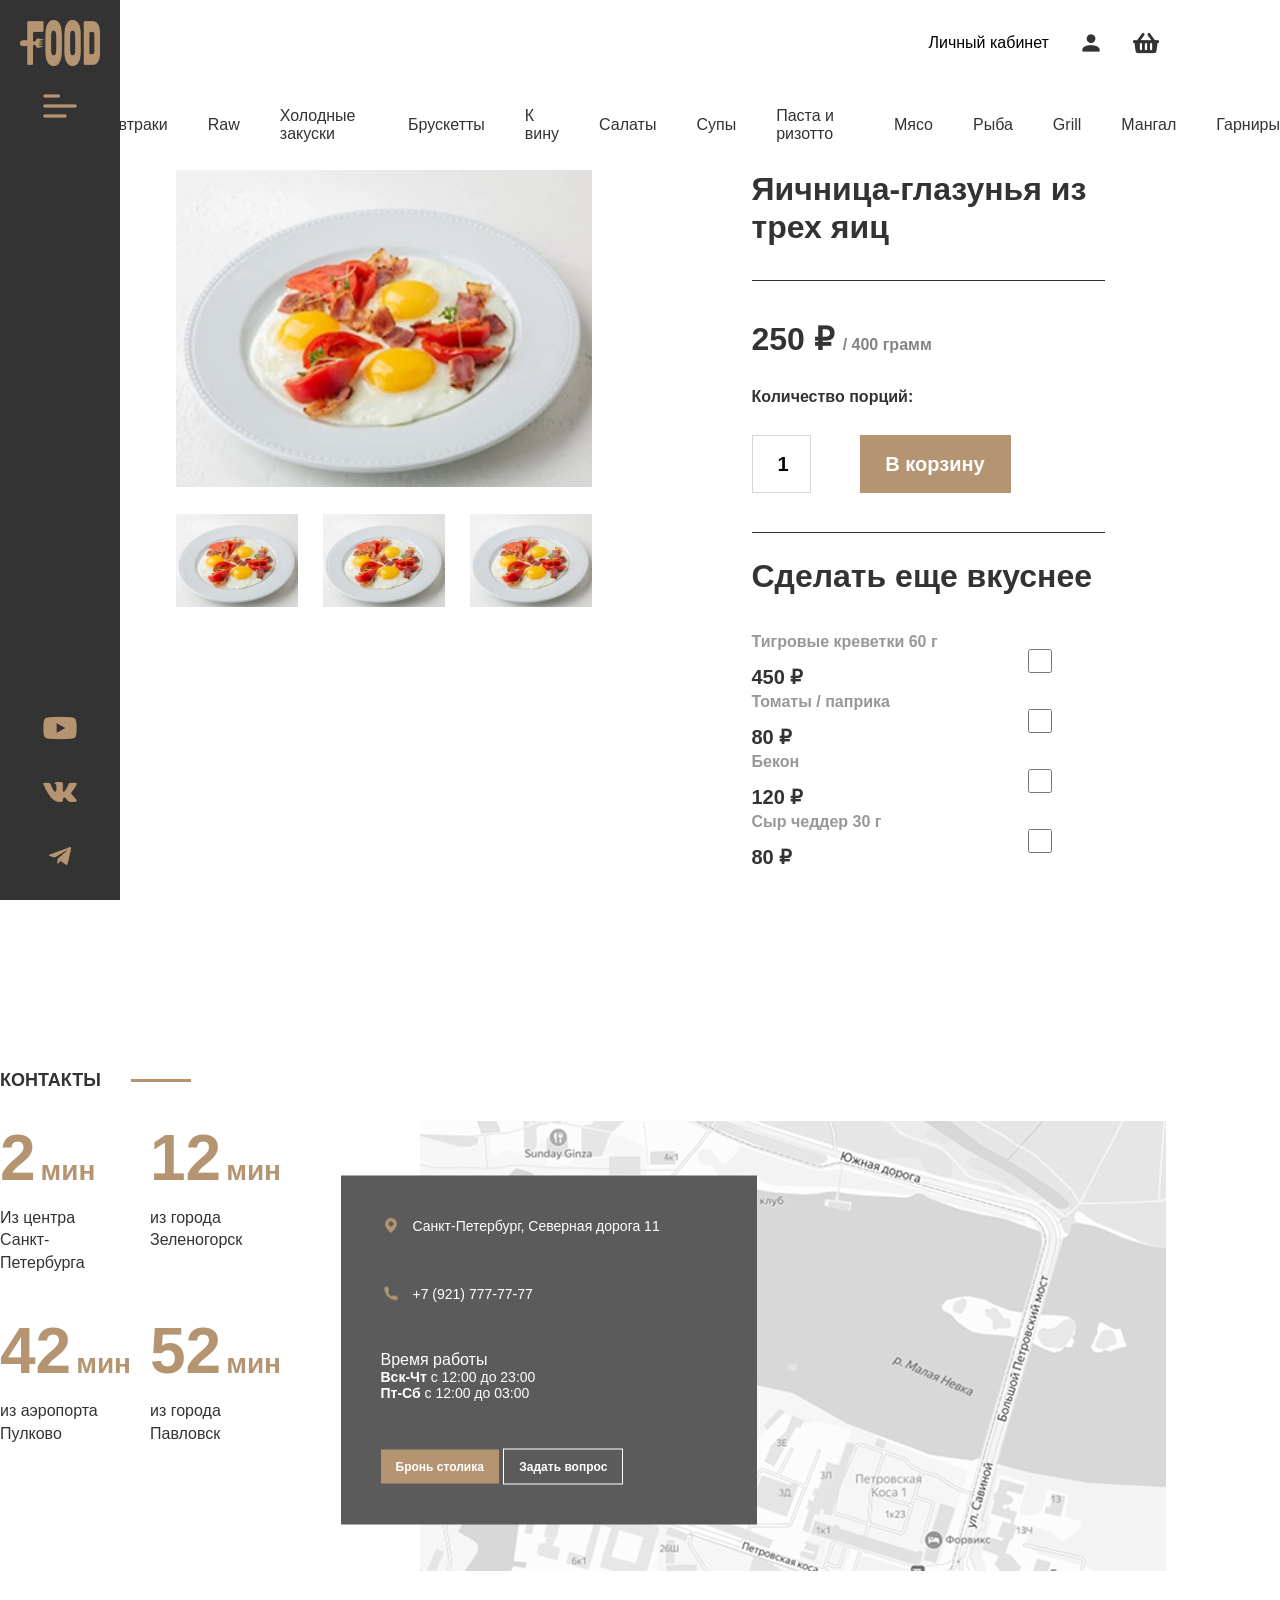
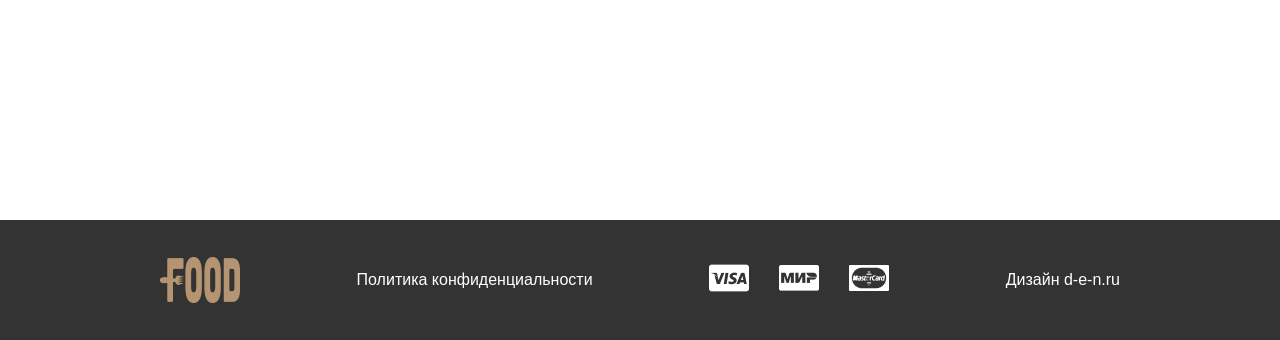
<file: page3/page3.html>
<!doctype html>
<html lang="en">
  <head>
    <meta charset="UTF-8" />
    <meta name="viewport" content="width=device-width, initial-scale=1.0" />
    <title>page3</title>
    <link rel="stylesheet" href="style.css" />
    <link rel="stylesheet" href="../font/stylesheet.css" />
  </head>
  <body>
    <div class="sidebar">
      <div class="sidebar_top">
        <img src="../img/logo.png" alt="" />
        <img src="../img/gg_menu-left.png" alt="" />
      </div>
      <div class="sidebar_bottom">
        <a href=""><img src="../img/youtube.png" alt="" /></a>
        <a href=""><img src="../img/vk.png" alt="" /></a>
        <a href=""><img src="../img/telegram.png" alt="" /></a>
      </div>
    </div>
    <section class="section_1-menu">
      <div class="section_1-container">
        <div class="menu-container_header">
          <div>
            <p>Личный кабинет</p>
            <img src="../img-menu/mdi_account.png" alt="" />
            <img src="../img-menu/fa-solid_shopping-basket.png" alt="" />
          </div>
        </div>
      </div>
    </section>

    <section class="menu_container-nav">
      <ul>
        <li><a href="#">Завтраки</a></li>
        <li><a href="#">Raw</a></li>
        <li><a href="#">Холодные закуски</a></li>
        <li><a href="#">Брускетты</a></li>
        <li><a href="#">К вину</a></li>
        <li><a href="#">Салаты</a></li>
        <li><a href="#">Супы</a></li>
        <li><a href="#">Паста и ризотто</a></li>
        <li><a href="#">Мясо</a></li>
        <li><a href="#">Рыба</a></li>
        <li><a href="#">Grill</a></li>
        <li><a href="#">Мангал</a></li>
        <li><a href="#">Гарниры</a></li>
      </ul>
    </section>

    <section class="section_2">
      <div class="section_2-container">
        <div class="section_2-container-left">
          <img src="../img-menu/Rectangle 59.png" alt="" />
          <div class="section_2-container-bottom-left">
            <img src="../img-menu/Rectangle 59.png" alt="" />
            <img src="../img-menu/Rectangle 59.png" alt="" />
            <img src="../img-menu/Rectangle 59.png" alt="" />
          </div>
        </div>
      </div>

      <div class="section_2-container-right">
        <div class="section_2-container-right-top">
          <h1>Яичница-глазунья из трех яиц</h1>
        </div>
        <div class="right_top-2">
          <div class="right_top-2-1">
            <p class="price">250 ₽ <span>/ 400 грамм</span></p>
            <p class="portions">Количество порций:</p>
            <div class="right_top-2-button">
              <input class="right_top-2-int" type="number" min="1" value="1" />
              <button>В корзину</button>
            </div>
          </div>
        </div>

        <div class="section_2-container-bottom-right">
          <div class="section_2-container-bottom-two">
            <p class="h1">Сделать еще вкуснее</p>
            <div class="container_2-1">
              <div class="container_2-2">
                <p><span>Тигровые креветки 60 г</span> 450 ₽</p>
                <input type="checkbox" />
              </div>

              <div class="container_2-2">
                <p><span>Томаты / паприка</span> 80 ₽</p>
                <input type="checkbox" />
              </div>

              <div class="container_2-2">
                <p><span>Бекон</span> 120 ₽</p>
                <input type="checkbox" />
              </div>

              <div class="container_2-2">
                <p><span>Сыр чеддер 30 г</span> 80 ₽</p>
                <input type="checkbox" />
              </div>
            </div>
          </div>
        </div>
      </div>
    </section>

    <section class="section_3">
      <div class="section_3-container">
        <h2>КОНТАКТЫ<span></span></h2>
        <div class="section_3-content">
          <div class="section_3-time">
            <div class="time-box">
              <h3>2<span>мин</span></h3>
              <p>Из центра <br />Санкт-Петербурга</p>
            </div>
            <div class="time-box">
              <h3>12<span>мин</span></h3>
              <p>из города <br />Зеленогорск</p>
            </div>
            <div class="time-box">
              <h3>42<span>мин</span></h3>
              <p>из аэропорта <br />Пулково</p>
            </div>
            <div class="time-box">
              <h3>52<span>мин</span></h3>
              <p>из города <br />Павловск</p>
            </div>
          </div>
          <div class="section_3-map">
            <img src="../img/Rectangle 43.png" alt="" class="map-img" />
            <div class="map-info">
              <p class="info-contact">
                <img src="../img/ci_location.png" alt="" />
                <span>Санкт-Петербург, Северная дорога 11 </span>
              </p>
              <p class="info-contact">
                <img src="../img/ci_phone.png" alt="" />
                <span>+7 (921) 777-77-77</span>
              </p>
              <div class="work-time">
                <h4>Время работы</h4>
                <p><strong>Вск-Чт</strong> с 12:00 до 23:00</p>
                <p><strong>Пт-Сб</strong> с 12:00 до 03:00</p>
              </div>

              <div class="map-buttons">
                <button class="btn-map-desk">Бронь столика</button>
                <button class="btn-map-ask">Задать вопрос</button>
              </div>
            </div>
          </div>
        </div>
      </div>
    </section>

    <fotter class="fotter">
      <div class="fotter_container">
        <img src="../img/logo.png" alt="" />
        <p>Политика конфиденциальности</p>
        <div class="right">
          <div class="right_2">
            <a href="#"
              ><img src="../img-menu/visa-svgrepo-com 1.png" alt=""
            /></a>
            <a href="#"
              ><img src="../img-menu/mir-svgrepo-com 1.png" alt=""
            /></a>
            <a href="#"
              ><img src="../img-menu/mastercard-svgrepo-com 1.png" alt=""
            /></a>
          </div>
        </div>
        <p class="ppp">Дизайн d-e-n.ru</p>
      </div>
    </fotter>
  </body>
</html>
</file>
<file: page1/style.css>
* {
  margin: 0;
  padding: 0;
  box-sizing: border-box;
}
body {
  font-family: "Circe-Regular", sans-serif;
}
.sidebar {
  background-color: #333;
  color: #b59571;
  width: 120px;
  display: flex;
  flex-direction: column;
  justify-content: space-between;
  align-items: center;
  position: fixed;
  padding: 20px;
  top: 0;
  left: 0;
  bottom: 0;
}
.sidebar_top {
  display: flex;
  flex-direction: column;
  gap: 20px;
  align-items: center;
}
.sidebar_bottom {
  display: flex;
  flex-direction: column;
  gap: 20px;
  align-items: center;
}
.section_1 {
  width: 100%;
  height: 900px;
  background-image: url("../img/Rectangle\ 30.png");
  background-size: cover;
  background-repeat: no-repeat;
  display: flex;
  justify-content: center;
}
.section_1-container {
  width: 100%;
  height: 100%;
  display: flex;
  flex-direction: column;
  justify-content: space-between;
}
.section_1-content {
  height: 265px;
  display: flex;
  justify-content: center;
  /* padding-bottom: 150px; */
}
.section_1-content h1 {
  color: #fff;
  font-size: 48px;
  font-weight: 700;
  text-align: center;
  line-height: 1.4;
}
.section_1-content h1 span {
  display: flex;
}
.header {
  width: 100%;
  height: 100px;
  display: flex;
  justify-content: center;
  align-items: center;
}
.header_nav {
  width: 75%;
  display: flex;
  justify-content: flex-end;
  align-items: center;
}
.header_nav ul {
  display: flex;
  list-style: none;
  justify-content: space-between;
  align-items: center;
  gap: 50px;
}
.header_nav ul li a {
  text-decoration: none;
  color: white;
  font-size: 16px;
  font-weight: 400;
}
.header_nav ul li button {
  width: 145px;
  height: 42px;
  background-color: #b59571;
  color: #fff;
  border: none;
  cursor: pointer;
  padding: 10px 20px;
  gap: 10px;
  font-size: 16px;
  text-align: center;
  white-space: nowrap;
}

.section_2 {
  width: 100%;
  height: 520px;
  background-color: #fff;
  display: flex;
  justify-content: center;
}
.section_2-container {
  width: 80%;
  height: 80%;
  display: flex;
  flex-direction: column;
  justify-content: space-between;
  position: relative;
  align-items: flex-start;
  left: 250px;
}
.section_2-container h2 {
  color: #333;
  height: 120px;
  font-size: 18px;
  font-weight: 700;
  display: flex;
  align-items: center;
  gap: 30px;
}
.section_2-container h2 span {
  width: 60px;
  height: 3px;
  background-color: #b59571;
  display: inline-block;
}
.section_2-content {
  width: 850px;
  display: flex;
  justify-content: space-between;
  align-items: flex-start;
}
.section_2-content h3 {
  color: #333;
  font-size: 64px;
  font-weight: 700;
  width: 250px;
}
.section_2-content h3 span {
  display: flex;
  line-height: 1.2;
}
.section_2-text {
  width: 526px;
  height: 266px;
  display: flex;
  flex-direction: column;
}
.section_2-text p {
  color: #333;
  font-size: 18px;
  font-weight: 400;
  line-height: 1.6;
}

.section_3 {
  width: 100%;
  height: 650px;
  background-color: #fff;
  display: flex;
  justify-content: center;
}
.section_3-container {
  width: 80%;
  height: 80%;
  display: flex;
  flex-direction: column;
  justify-content: space-between;
  position: relative;
  align-items: flex-start;
  left: 250px;
}
.section_3-container h2 {
  color: #333;
  height: 120px;
  font-size: 18px;
  font-weight: 700;
  display: flex;
  align-items: center;
  gap: 30px;
}
.section_3-container h2 span {
  width: 60px;
  height: 3px;
  background-color: #b59571;
  display: inline-block;
}
.section_3-content {
  width: 850px;
  height: 350px;
  display: flex;
  justify-content: space-between;
  align-items: flex-start;
}
.section_3-content h3 {
  color: #333;
  font-size: 64px;
  font-weight: 700;
  width: 250px;
  gap: 30px;
}
.section_3-text {
  width: 526px;
  height: 191px;
  display: flex;
  flex-direction: column;
}
.section_3-text p {
  color: #333;
  font-size: 18px;
  font-weight: 400;
  line-height: 1.4;
}
.section_3-cards {
  width: 850px;
  display: flex;
  justify-content: space-between;
  align-items: center;
}
.menu-card {
  width: 416px;
  height: 240px;
  display: flex;
  flex-direction: column;
  align-items: center;
  justify-content: space-between;
  border: 1px solid gray;
}
.item-card {
  width: 336px;
  height: 240px;
  position: relative;
  top: 50px;
}
.menu-card img {
  width: 100%;
  height: auto;
}
.menu-card h4 {
  color: #333;
  font-size: 18px;
  font-weight: 700;
  display: flex;
  align-items: center;
  height: 60px;
  gap: 30px;
}
.menu-card h4 span {
  width: 60px;
  height: 3px;
  background-color: #b59571;
  display: inline-block;
}

.section_4 {
  width: 100%;
  height: 650px;
  background-color: #fff;
  display: flex;
  justify-content: center;
}
.section_4-container {
  width: 80%;
  height: 80%;
  display: flex;
  flex-direction: column;
  justify-content: space-between;
  position: relative;
  align-items: flex-start;
  left: 250px;
}
.section_4-container h2 {
  color: #333;
  height: 120px;
  font-size: 18px;
  font-weight: 700;
  display: flex;
  align-items: center;
  gap: 30px;
}
.section_4-container h2 span {
  width: 60px;
  height: 3px;
  background-color: #b59571;
  display: inline-block;
}
.section_4-content {
  width: 850px;
  height: 350px;
  display: flex;
  justify-content: space-between;
  align-items: flex-start;
}
.section_4-content h3 {
  color: #333;
  font-size: 64px;
  font-weight: 700;
  width: 250px;
  gap: 30px;
}
.section_4-text {
  width: 526px;
  height: 335px;
  display: flex;
  flex-direction: column;
}
.section_4-text p {
  color: #333;
  font-size: 18px;
  font-weight: 400;
  line-height: 1.4;
}
.delivery_buttons {
  width: 100%;
  height: 17%;
  display: flex;
  justify-content: flex-start;
  gap: 30px;
  padding: 39px;
}
.delivery_buttons button {
  font-size: 16px;
  font-weight: 700;
  line-height: 1.4;
  cursor: pointer;
}
.btn-more {
  width: 163px;
  height: 58px;
  background-color: #b59571;
  color: #fff;
  border: none;
}
.btn-terms {
  width: 221px;
  height: 58px;
  background-color: transparent;
  color: #333;
  border: 0.5px solid gray;
}

.section_5 {
  width: 100%;
  height: 750px;
  background-color: #fff;
  display: flex;
  justify-content: end;
}
.section_5-container {
  width: 1287px;
  display: flex;
  flex-direction: column;
  gap: 30px;
}
.section_5-container h2 {
  color: #333;
  font-size: 18px;
  font-weight: 700;
  display: flex;
  align-items: center;
  gap: 30px;
}
.section_5-container h2 span {
  width: 60px;
  height: 3px;
  background-color: #b59571;
  display: inline-block;
}
.section_5-content {
  width: 950px;
  display: flex;
  justify-content: space-between;
  align-items: flex-start;
}
.section_5-content h3 {
  color: #333;
  font-size: 64px;
  font-weight: 700;
  width: 250px;
  gap: 30px;
}
.section_5-time {
  width: 280px;
  display: flex;
  flex-wrap: wrap;
  justify-content: space-between;
  align-content: space-between;
  gap: 40px 0;
}
.time-box {
  width: 130px;
  display: flex;
  flex-direction: column;
  gap: 8px;
}
.time-box h3 {
  font-size: 64px;
  color: #b59571;
  font-weight: 700;
  display: flex;
  align-items: baseline;
  gap: 5px;
}
.time-box h3 span {
  font-size: 32px;
  font-weight: 700;
  color: #b59571;
  padding-bottom: 12px;
}
.time-box p {
  font-size: 16px;
  font-weight: 400;
  color: #333;
  line-height: 1.4;
}
.section_5-map {
  position: relative;
  width: 530px;
  height: 450px;
}
.map-info {
  position: relative;
  transform: translateY(-50%);
  width: 416px;
  height: 349px;
  background-color: #5b5b5b;
  padding: 40px;
  display: flex;
  flex-direction: column;
  justify-content: space-between;
  gap: 10px;
  bottom: 50%;
  right: 15%;
}
.map-info h4 {
  font-size: 16px;
  color: #fff;
  font-weight: 400;
}
.map-info p {
  font-size: 14px;
  color: #fff;
  font-weight: 400;
}
.info-contact {
  display: flex;
  align-items: center;
  gap: 12px;
  font-size: 12px;
  color: #fff;
}
.info-contact span {
  display: flex;
  align-items: center;
}
.info-contact img {
  width: 20px;
  height: 20px;
  display: block;
}
.btn-map-desk {
  cursor: pointer;
  padding: 10px 15px;
  font-size: 12px;
  font-weight: 600;
  display: inline-block;
  background-color: #b59571;
  color: #fff;
  border: none;
}
.btn-map-ask {
  cursor: pointer;
  padding: 10px 15px;
  font-size: 12px;
  font-weight: 600;
  display: inline-block;
  background-color: transparent;
  color: #fff;
  border: 1px solid #fff;
}

footer {
  width: 100%;
  height: 120px;
  background-color: #333333;
  display: flex;
  justify-content: center;
}

.footer-container {
  width: 75%;
  height: 100%;
  display: flex;
  justify-content: space-between;
  align-items: center;
}
.footer-p1 {
  color: #fff;
  font-weight: 400;
  font-size: 16px;
  line-height: 140%;
}
.footer-p2 {
  font-weight: 700;
  font-size: 16px;
  line-height: 140%;
  color: #fff;
}

@media (max-width: 400px) {
  .sidebar {
    display: none;
  }

  .section_1 {
    height: 600px;
    align-items: center;
  }

  .section_1-container {
    width: 92%;
    height: 540px;
    justify-content: space-between;
  }

  .header {
    height: 90px;
  }

  .header_nav {
    width: 100%;
    justify-content: center;
  }
  .burgrer_menu {
    display: block;
  }
  ul li {
    display: none;
  }
  .header_nav ul {
    flex-wrap: wrap;
    justify-content: center;
    gap: 12px 15px;
  }

  .section_1-content {
    height: 150px;
    align-items: center;
  }

  .section_1-content h1 {
    font-size: 24px;
  }

  .section_1-content h1 span {
    display: inline;
  }

  .section_2 {
    height: 560px;
    align-items: center;
  }

  .section_2-container {
    width: 92%;
    height: 500px;
    left: 0;
    justify-content: flex-start;
    gap: 20px;
  }

  .section_2-container h2 {
    height: 40px;
    font-size: 16px;
    gap: 15px;
  }

  .section_2-content {
    width: 100%;
    height: 420px;
    flex-direction: column;
    justify-content: flex-start;
    gap: 15px;
  }

  .section_2-content h3 {
    width: 100%;
    font-size: 32px;
  }

  .section_2-content h3 span {
    display: inline;
  }

  .section_2-text {
    width: 100%;
    height: 360px;
    gap: 15px;
  }

  .section_2-text p {
    font-size: 15px;
  }

  .section_3 {
    height: 980px;
    align-items: center;
  }

  .section_3-container {
    width: 92%;
    height: 920px;
    left: 0;
    justify-content: flex-start;
    gap: 20px;
  }

  .section_3-container h2 {
    height: 40px;
    font-size: 16px;
    gap: 15px;
  }

  .section_3-content {
    width: 100%;
    height: 300px;
    flex-direction: column;
    justify-content: flex-start;
    gap: 15px;
  }

  .section_3-content h3 {
    width: 100%;
    font-size: 32px;
  }

  .section_3-text {
    width: 100%;
    height: 240px;
    gap: 15px;
  }

  .section_3-text p {
    font-size: 15px;
  }

  .section_3-cards {
    width: 100%;
    height: 520px;
    flex-direction: column;
    gap: 20px;
  }

  .menu-card {
    width: 100%;
    height: 250px;
    justify-content: center;
  }

  .item-card {
    width: 90%;
    height: 220px;
    top: 0;
    display: flex;
    flex-direction: column;
    justify-content: space-between;
    align-items: center;
  }

  .section_4 {
    height: 620px;
    align-items: center;
  }

  .section_4-container {
    width: 92%;
    height: 560px;
    left: 0;
    justify-content: flex-start;
    gap: 20px;
  }

  .section_4-container h2 {
    height: 40px;
    font-size: 16px;
    gap: 15px;
  }

  .section_4-content {
    width: 100%;
    height: 480px;
    flex-direction: column;
    justify-content: flex-start;
    gap: 15px;
  }

  .section_4-content h3 {
    width: 100%;
    font-size: 32px;
  }

  .section_4-content h3 span {
    display: inline;
  }

  .section_4-text {
    width: 100%;
    height: 420px;
    justify-content: space-between;
    gap: 15px;
  }

  .section_4-text p {
    font-size: 15px;
  }

  .delivery_buttons {
    height: 108px;
    flex-direction: column;
    gap: 12px;
  }

  .btn-more,
  .btn-terms {
    width: 100%;
    height: 48px;
  }

  .section_5 {
    height: 920px;
    justify-content: center;
    align-items: center;
  }

  .section_5-container {
    width: 92%;
    height: 860px;
    gap: 20px;
  }

  .section_5-container h2 {
    height: 40px;
    font-size: 16px;
    gap: 15px;
  }

  .section_5-content {
    width: 100%;
    height: 780px;
    flex-direction: column;
    gap: 25px;
  }

  .section_5-time {
    width: 100%;
    height: 210px;
    gap: 20px 0;
  }

  .time-box {
    width: 48%;
    height: 95px;
  }

  .time-box h3 {
    font-size: 36px;
  }

  .time-box h3 span {
    font-size: 20px;
  }

  .section_5-map {
    width: 100%;
    height: 540px;
    display: flex;
    flex-direction: column;
    gap: 15px;
  }

  .map-img {
    width: 100%;
    height: 200px;
  }

  .map-info {
    width: 100%;
    height: 320px;
    bottom: 0;
    right: 0;
    transform: none;
    justify-content: center;
    align-items: center;
    gap: 15px;
  }

  .info-contact,
  .work-time,
  .map-buttons {
    width: 88%;
  }

  .map-buttons {
    display: flex;
    flex-direction: column;
    gap: 10px;
  }

  .btn-map-desk,
  .btn-map-ask {
    width: 100%;
    height: 40px;
  }

  footer {
    height: 150px;
    align-items: center;
  }

  .footer-container {
    width: 92%;
    height: 110px;
    flex-direction: column;
    justify-content: center;
    gap: 12px;
    text-align: center;
  }
}
</file>
<file: font/stylesheet.css>
@font-face {
    font-family: 'Circe';
    src: url('Circe-Light.eot');
    src: local('Circe Light'), local('Circe-Light'),
        url('Circe-Light.eot?#iefix') format('embedded-opentype'),
        url('Circe-Light.woff2') format('woff2'),
        url('Circe-Light.woff') format('woff'),
        url('Circe-Light.ttf') format('truetype');
    font-weight: 300;
    font-style: normal;
}

@font-face {
    font-family: 'Circe Extra';
    src: url('Circe-ExtraBold.eot');
    src: local('Circe Extra Bold'), local('Circe-ExtraBold'),
        url('Circe-ExtraBold.eot?#iefix') format('embedded-opentype'),
        url('Circe-ExtraBold.woff2') format('woff2'),
        url('Circe-ExtraBold.woff') format('woff'),
        url('Circe-ExtraBold.ttf') format('truetype');
    font-weight: 800;
    font-style: normal;
}

@font-face {
    font-family: 'Circe';
    src: url('Circe-Thin.eot');
    src: local('Circe Thin'), local('Circe-Thin'),
        url('Circe-Thin.eot?#iefix') format('embedded-opentype'),
        url('Circe-Thin.woff2') format('woff2'),
        url('Circe-Thin.woff') format('woff'),
        url('Circe-Thin.ttf') format('truetype');
    font-weight: 100;
    font-style: normal;
}

@font-face {
    font-family: 'Circe';
    src: url('Circe-Regular.eot');
    src: local('Circe'), local('Circe-Regular'),
        url('Circe-Regular.eot?#iefix') format('embedded-opentype'),
        url('Circe-Regular.woff2') format('woff2'),
        url('Circe-Regular.woff') format('woff'),
        url('Circe-Regular.ttf') format('truetype');
    font-weight: normal;
    font-style: normal;
}

@font-face {
    font-family: 'Circe';
    src: url('Circe-Bold.eot');
    src: local('Circe Bold'), local('Circe-Bold'),
        url('Circe-Bold.eot?#iefix') format('embedded-opentype'),
        url('Circe-Bold.woff2') format('woff2'),
        url('Circe-Bold.woff') format('woff'),
        url('Circe-Bold.ttf') format('truetype');
    font-weight: bold;
    font-style: normal;
}
</file>
<file: page2/style.css>
@font-face {
  font-family: "Circe-Bold";
  src: url("../font//Circe-Regular.woff2");
  src: url("..//font/Circe-Bold.ttf");
}
* {
  margin: 0;
  padding: 0;
  box-sizing: border-box;
}
body {
  font-family: "Circe-Regular", sans-serif;
}
.sidebar {
  background-color: #333;
  color: #b59571;
  width: 120px;
  display: flex;
  flex-direction: column;
  justify-content: space-between;
  align-items: center;
  position: fixed;
  padding: 20px;
  top: 0;
  left: 0;
  bottom: 0;
}
.sidebar_top {
  display: flex;
  flex-direction: column;
  gap: 20px;
  align-items: center;
}
.sidebar_bottom {
  display: flex;
  flex-direction: column;
  gap: 20px;
  align-items: center;
}

.section_1-menu {
  width: 100%;
  height: 100%;
  background-color: #fff;
  display: flex;
  justify-content: center;
}
.section_1-menu_container {
  width: 100%;
  height: 100%;
  display: flex;
  flex-direction: column;
  justify-content: space-between;
  align-items: center;
  padding: 30px;
}
.menu-container_header {
  width: 85%;
  height: 40px;
  display: flex;
  justify-content: flex-end;
}
.menu-container_header div {
  width: 230px;
  height: 26px;
  display: flex;
  justify-content: space-between;
  align-items: center;
}
.menu_container-nav {
  width: 100%;
  height: 90px;
  display: flex;
  justify-content: center;
  flex-direction: column;
  padding-left: 100px;
}
.menu_container-nav ul {
  width: 100%;
  height: 22px;
  display: flex;
  justify-content: center;
  align-items: center;
  list-style: none;
  flex-direction: row;
  gap: 40px;
}
.menu_container-nav ul li a {
  font-weight: 400;
  font-size: 16px;
  color: #333333;
  text-decoration: none;
}

.section_2 {
  width: 100%;
  height: 1269px;
  display: flex;
  flex-wrap: wrap;
  justify-content: end;
  gap: 24px;
}
.section_2_1 {
  width: 90%;
  height: 100%;
  display: flex;
  flex-wrap: wrap;
  justify-content: space-evenly;
  align-content: space-between;
}
.section_2-menu {
  width: 306px;
  height: 404px;
  border: 1px solid rgba(51, 51, 51, 0.2);
  position: relative;
  display: flex;
  flex-direction: column;
  align-items: center;
  text-align: center;
  justify-content: space-between;
  padding: 24px;
}
.section_2-menu img {
  width: 304px;
  height: 220px;
  object-fit: contain;
}
.section_2-menu h3 {
  font-size: 20px;
  font-weight: 700;
  text-align: center;
  line-height: 1.3;
  color: #333;
  font-family: "Circe-Regular", sans-serif;
}

.menu_menu {
  display: flex;
  justify-content: space-between;
  width: 95%;
}
.menu_menu_2 {
  display: flex;
  justify-content: space-between;
  width: 74.4%;
}

.menu_button {
  width: 100%;
  display: flex;
  justify-content: space-between;
  align-items: center;
}
.menu_button p {
  font-size: 24px;
  color: #333;
  font-family: "Circe-Bold";
}
.button_in {
  display: flex;
  background-color: #b59571;
  width: 113px;
  height: 42px;
  cursor: pointer;
  justify-content: center;
  border: none;
  color: #fff;
  font-size: 16px;
  font-weight: 400;
  line-height: 1.4;
  align-items: center;
}

.section_3 {
  width: 100%;
  height: 800px;
  background-color: #fff;
  display: flex;
  justify-content: center;
}
.section_3-container {
  width: 80%;
  height: 80%;
  display: flex;
  flex-direction: column;
  justify-content: space-between;
  position: relative;
  align-items: flex-start;
  left: 250px;
}
.section_3-container h2 {
  color: #333;
  height: 120px;
  font-size: 18px;
  font-weight: 700;
  display: flex;
  align-items: center;
  gap: 30px;
}
.section_3-container h2 span {
  width: 60px;
  height: 3px;
  background-color: #b59571;
  display: inline-block;
}
.section_3-content {
  width: 900px;
  height: 350px;
  display: flex;
  justify-content: space-between;
  align-items: flex-start;
}
.section_3-content h3 {
  color: #333;
  font-size: 64px;
  font-weight: 700;
  width: 250px;
  gap: 30px;
}
.section_3-text {
  width: 526px;
  height: 335px;
  display: flex;
  flex-direction: column;
}
.section_3-text p {
  color: #333;
  font-size: 18px;
  font-weight: 400;
  line-height: 1.4;
}
.delivery_buttons {
  width: 100%;
  height: 17%;
  display: flex;
  justify-content: flex-start;
  gap: 30px;
  padding: 39px;
}
.delivery_buttons button {
  font-size: 16px;
  font-weight: 700;
  line-height: 1.4;
  cursor: pointer;
}
.btn-more {
  width: 163px;
  height: 58px;
  background-color: #b59571;
  color: #fff;
  border: none;
}
.btn-terms {
  width: 221px;
  height: 58px;
  background-color: transparent;
  color: #333;
  border: 0.5px solid gray;
}
.fotter {
  width: 100%;
  height: 120px;
  background-color: #333;
  display: flex;
  justify-content: center;
}
.fotter_container {
  width: 75%;
  height: 100%;
  display: flex;
  align-items: center;
  justify-content: space-between;
}
.fotter_container p {
  color: #fff;
  font-size: 16px;
  font-weight: 400;
  line-height: 1.4;
}
.right {
  width: 180px;
  height: 40px;
  display: flex;
  justify-content: space-between;
  align-items: center;
  flex-direction: row;
}

.right p {
  color: #fff;
  font-size: 16px;
  font-weight: 400;
  line-height: 1.4;
  display: flex;
  width: 121px;
}
.right_2 {
  display: flex;
  align-items: center;
  gap: 30px;
  justify-content: space-between;
}




@media (max-width: 400px) {
  .sidebar {
    display: none;
  }

  .section_1-menu {
    height: 60px;
    align-items: center;
  }

  .section_1-menu_container {
    width: 92%;
    height: 40px;
    padding: 0;
    justify-content: center;
  }

  .menu-container_header {
    width: 100%;
    height: 30px;
    justify-content: flex-end;
    align-items: center;
  }

  .menu-container_header div {
    width: 210px;
    height: 26px;
  }

  .menu_container-nav {
    height: 50px;
    padding: 0;
    align-items: center;
  }

  .menu_container-nav ul {
    width: 92%;
    height: 36px;
    justify-content: flex-start;
    gap: 16px;
    overflow-x: auto;
    white-space: nowrap;
  }

  .section_2 {
    height: 4460px;
    justify-content: center;
    align-items: center;
  }

  .section_2_1 {
    width: 92%;
    height: 4400px;
    flex-direction: column;
    flex-wrap: nowrap;
    justify-content: flex-start;
    gap: 20px;
  }

  .menu_menu,
  .menu_menu_2 {
    width: 100%;
    height: 1180px;
    flex-direction: column;
    justify-content: flex-start;
    gap: 20px;
  }

  .section_2-menu {
    width: 100%;
    height: 380px;
    padding: 0;
    justify-content: space-between;
  }

  .section_2-menu img {
    width: 100%;
    height: 220px;
  }

  .section_2-menu h3 {
    width: 90%;
    font-size: 18px;
  }

  .menu_button {
    width: 90%;
    height: 60px;
  }

  .section_3 {
    height: 620px;
    align-items: center;
  }

  .section_3-container {
    width: 92%;
    height: 560px;
    left: 0;
    justify-content: flex-start;
    gap: 20px;
  }

  .section_3-container h2 {
    height: 40px;
    font-size: 16px;
    gap: 15px;
  }

  .section_3-content {
    width: 100%;
    height: 480px;
    flex-direction: column;
    justify-content: flex-start;
    gap: 15px;
  }

  .section_3-content h3 {
    width: 100%;
    font-size: 32px;
  }

  .section_3-content h3 span {
    display: inline;
  }

  .section_3-text {
    width: 100%;
    height: 420px;
    justify-content: space-between;
    gap: 15px;
  }

  .section_3-text p {
    font-size: 15px;
  }

  .delivery_buttons {
    height: 108px;
    padding: 0;
    flex-direction: column;
    gap: 12px;
  }

  .btn-more,
  .btn-terms {
    width: 100%;
    height: 48px;
  }

  .fotter {
    height: 220px;
    align-items: center;
  }

  .fotter_container {
    width: 92%;
    height: 180px;
    flex-direction: column;
    justify-content: center;
    gap: 14px;
    text-align: center;
  }

  .right {
    width: 100%;
    justify-content: center;
  }
}
</file>
<file: page3/style.css>
* {
  margin: 0;
  padding: 0;
  box-sizing: border-box;
}
body {
  font-family: "Circe-Regular", sans-serif;
}
.sidebar {
  background-color: #333;
  color: #b59571;
  width: 120px;
  display: flex;
  flex-direction: column;
  justify-content: space-between;
  align-items: center;
  position: fixed;
  padding: 20px;
  top: 0;
  left: 0;
  bottom: 0;
}
.sidebar_top {
  display: flex;
  flex-direction: column;
  align-items: center;
  gap: 20px;
}
.sidebar_bottom {
  display: flex;
  flex-direction: column;
  align-items: center;
  gap: 20px;
}
.section_1-menu {
  width: 100%;
  height: 100%;
  background-color: #fff;
  display: flex;
  justify-content: center;
}
.section_1-container {
  width: 100%;
  height: 100%;
  display: flex;
  flex-direction: column;
  justify-content: space-between;
  align-items: center;
  padding: 30px;
}
.menu-container_header {
  width: 85%;
  height: 20px;
  display: flex;
  justify-content: flex-end;
}
.menu-container_header div {
  width: 230px;
  height: 26px;
  display: flex;
  justify-content: space-between;
  align-items: center;
}
.menu_container-nav {
  width: 100%;
  height: 90px;
  display: flex;
  justify-content: center;
  flex-direction: column;
  padding-left: 100px;
}
.menu_container-nav ul {
  width: 100%;
  height: 22px;
  display: flex;
  justify-content: center;
  align-items: center;
  list-style: none;
  flex-direction: row;
  gap: 40px;
}
.menu_container-nav ul li a {
  font-weight: 400;
  font-size: 16px;
  color: #333333;
  text-decoration: none;
}

.section_2 {
  width: 100%;
  height: 900px;
  display: flex;
  justify-content: center;
}
.section_2-container {
  width: 45%;
  height: 760px;
  flex-direction: column;
  justify-content: space-between;
  align-items: center;
}
.section_2-container-left {
  width: 416px;
  height: 317px;
  display: flex;
  justify-content: center;
  flex-wrap: wrap;
  align-content: space-between;
}
.section_2-container-left img {
  width: 416px;
  height: 317px;
}
.section_2-container-bottom-left {
  width: 416px;
  height: 120px;
  display: flex;
  justify-content: space-between;
  align-items: end;
}

.section_2-container-bottom-left img {
  width: 122px;
  height: 93px;
}
.section_2-container-right {
  width: 353px;
  height: 766px;
  display: flex;
  flex-direction: column;
}
.section_2-container-right-top {
  width: 100%;
  height: 111px;
  border-bottom: 1px solid #333333;
}
.section_2-container-right-top h1 {
  font-weight: 700;
  font-size: 32px;
  line-height: 1.2;
  color: #333333;
}
.right_top-2 {
  width: 100%;
  height: 252px;
  border-bottom: 1px solid #333333;
  display: flex;
  justify-content: center;
  align-items: center;
}
.right_top-2-1 {
  width: 100%;
  height: 173px;
  display: flex;
  flex-direction: column;
  justify-content: space-between;
}
.price {
  color: #333333;
  font-weight: 700;
  font-size: 32px;
  line-height: 1.2;
}
.price span {
  font-weight: 700;
  font-size: 16px;
  line-height: 1.4;
  color: #333333;
  opacity: 0.6;
}
.portions {
  color: #333333;
  font-weight: 700;
  font-size: 16px;
  line-height: 1.4;
}
.right_top-2-button {
  width: 259px;
  height: 58px;
  display: flex;
  justify-content: space-between;
}
.right_top-2-int {
  border: 1px solid rgba(51, 51, 51, 0.2);
  padding-left: 25px;
  width: 59px;
  height: 58px;
  font-weight: 700;
  font-size: 20px;
}
.right_top-2-button button {
  border: none;
  width: 151px;
  height: 58px;
  background-color: #b59571;
  font-weight: 700;
  font-size: 20px;
  line-height: 1.4;
  color: #fff;
  cursor: pointer;
}

.section_2-container-bottom-right {
  width: 476px;
  height: 338px;
  display: flex;
  justify-content: flex-end;
  justify-content: space-between;
}
.section_2-container-bottom-two {
  width: 100%;
  display: flex;
  flex-direction: column;
  justify-content: space-between;
}
.h1 {
  font-weight: 700;
  line-height: 1.2;
  font-size: 32px;
  color: #333;
  display: flex;
  height: 87px;
  align-items: center;
}
.container_2-1 {
  width: 300px;
  display: flex;
  flex-direction: column;
  justify-content: space-between;
}
.container_2-2 {
  width: 100%;
  height: 60px;
  display: flex;
  justify-content: space-between;
  align-items: center;
}
.container_2-2 p {
  height: 60px;
  display: flex;
  justify-content: space-between;
  flex-direction: column;
  font-weight: 700;
  font-size: 20px;
  line-height: 1.4;
  color: #333;
}
.container_2-2 p span {
  font-weight: 700;
  font-size: 16px;
  line-height: 1.4;
  opacity: 0.5;
}
.container_2-2 input {
  border: 1px solid rgba(51, 51, 51, 0.2);
  width: 24px;
  height: 24px;
}

.section_3 {
  width: 100%;
  height: 750px;
  background-color: #fff;
  display: flex;
  justify-content: end;
}
.section_3-container {
  width: 1287px;
  display: flex;
  flex-direction: column;
  gap: 30px;
}
.section_3-container h2 {
  color: #333;
  font-size: 18px;
  font-weight: 700;
  display: flex;
  align-items: center;
  gap: 30px;
}
.section_3-container h2 span {
  width: 60px;
  height: 3px;
  background-color: #b59571;
  display: inline-block;
}
.section_3-content {
  width: 950px;
  display: flex;
  justify-content: space-between;
  align-items: flex-start;
}
.section_3-content h3 {
  color: #333;
  font-size: 64px;
  font-weight: 700;
  width: 250px;
  gap: 30px;
}
.section_3-time {
  width: 280px;
  display: flex;
  flex-wrap: wrap;
  justify-content: space-between;
  align-content: space-between;
  gap: 40px 0;
}
.time-box {
  width: 130px;
  display: flex;
  flex-direction: column;
  gap: 8px;
}
.time-box h3 {
  font-size: 64px;
  color: #b59571;
  font-weight: 700;
  display: flex;
  align-items: baseline;
  gap: 5px;
}
.time-box h3 span {
  font-size: 28px;
  font-weight: 700;
  color: #b59571;
  padding-bottom: 12px;
}
.time-box p {
  font-size: 16px;
  font-weight: 400;
  color: #333;
  line-height: 1.4;
}
.section_3-map {
  position: relative;
  width: 530px;
  height: 450px;
}

.map-info {
  position: relative;
  transform: translateY(-50%);
  width: 416px;
  height: 349px;
  background-color: #5b5b5b;
  padding: 40px;
  display: flex;
  flex-direction: column;
  justify-content: space-between;
  gap: 10px;
  bottom: 50%;
  right: 15%;
}
.map-info h4 {
  font-size: 16px;
  color: #fff;
  font-weight: 400;
}
.map-info p {
  font-size: 14px;
  color: #fff;
  font-weight: 400;
}
.info-contact {
  display: flex;
  align-items: center;
  gap: 12px;
  font-size: 12px;
  color: #fff;
}
.info-contact span {
  display: flex;
  align-items: center;
}
.info-contact img {
  width: 20px;
  height: 20px;
  display: block;
}
.btn-map-desk {
  cursor: pointer;
  padding: 10px 15px;
  font-size: 12px;
  font-weight: 600;
  display: inline-block;
  background-color: #b59571;
  color: #fff;
  border: none;
}
.btn-map-ask {
  cursor: pointer;
  padding: 10px 15px;
  font-size: 12px;
  font-weight: 600;
  display: inline-block;
  background-color: transparent;
  color: #fff;
  border: 1px solid #fff;
}

.fotter {
  width: 100%;
  height: 120px;
  background-color: #333;
  display: flex;
  justify-content: center;
}
.fotter_container {
  width: 75%;
  height: 100%;
  display: flex;
  align-items: center;
  justify-content: space-between;
}
.fotter_container p {
  color: #fff;
  font-size: 16px;
  font-weight: 400;
  line-height: 1.4;
}
.right {
  width: 180px;
  height: 40px;
  display: flex;
  justify-content: space-between;
  align-items: center;
  flex-direction: row;
}
.right p {
  color: #fff;
  font-size: 16px;
  font-weight: 400;
  line-height: 1.4;
  display: flex;
  width: 121px;
}
.right_2 {
  display: flex;
  align-items: center;
  gap: 30px;
  justify-content: space-between;
}


@media (max-width: 400px) {
  .sidebar {
    display: none;
  }

  
  .section_1-menu {
    height: 60px;
    align-items: center;
  }

  .section_1-container {
    width: 92%;
    height: 40px;
    padding: 0;
    justify-content: center;
  }

  .menu-container_header {
    width: 100%;
    height: 30px;
    justify-content: flex-end;
    align-items: center;
  }

  .menu-container_header div {
    width: 210px;
    height: 26px;
  }

  
  .menu_container-nav {
    height: 50px;
    padding: 0;
    align-items: center;
  }

  .menu_container-nav ul {
    width: 92%;
    height: 36px;
    justify-content: flex-start;
    gap: 16px;
    white-space: nowrap;
  }

  .section_2 {
    height: 1120px;
    flex-direction: column;
    justify-content: center;
    align-items: center;
    gap: 25px;
  }

  .section_2-container {
    width: 92%;
    height: 340px;
    display: flex;
    justify-content: center;
  }

  .section_2-container-left {
    width: 100%;
    height: 340px;
    flex-direction: column;
    flex-wrap: nowrap;
    justify-content: space-between;
  }

  .section_2-container-left img {
    width: 100%;
    height: 240px;
  }

  .section_2-container-bottom-left {
    width: 100%;
    height: 85px;
    align-items: center;
    gap: 10px;
  }

  .section_2-container-bottom-left img {
    width: 31%;
    height: 85px;
  }

  .section_2-container-right {
    width: 92%;
    height: 700px;
    justify-content: space-between;
    gap: 15px;
  }

  .section_2-container-right-top {
    height: 75px;
    display: flex;
    align-items: center;
  }

  .section_2-container-right-top h1 {
    font-size: 26px;
  }

  .right_top-2 {
    height: 180px;
  }

  .right_top-2-1 {
    height: 150px;
  }

  .price {
    font-size: 28px;
  }

  .right_top-2-button {
    width: 100%;
    height: 52px;
    gap: 12px;
  }

  .right_top-2-int {
    padding: 0;
    width: 28%;
    height: 52px;
    text-align: center;
  }

  .right_top-2-button button {
    width: 68%;
    height: 52px;
  }

 
  .section_2-container-bottom-right {
    width: 100%;
    height: 390px;
    justify-content: flex-start;
  }

  .section_2-container-bottom-two {
    height: 380px;
  }

  .h1 {
    font-size: 24px;
    height: 50px;
  }

  .container_2-1 {
    width: 100%;
    height: 310px;
    gap: 12px;
  }

  .container_2-2 {
    height: 65px;
  }

  .container_2-2 p {
    height: 56px;
    font-size: 18px;
  }

  
  .section_3 {
    height: 920px;
    justify-content: center;
    align-items: center;
  }

  .section_3-container {
    width: 92%;
    height: 860px;
    gap: 20px;
  }

  .section_3-container h2 {
    height: 40px;
    font-size: 16px;
    gap: 15px;
  }

  .section_3-content {
    width: 100%;
    height: 780px;
    flex-direction: column;
    gap: 25px;
  }

  .section_3-time {
    width: 100%;
    height: 210px;
    gap: 20px 0;
  }

  .time-box {
    width: 48%;
    height: 95px;
  }

  .time-box h3 {
    width: 100%;
    font-size: 36px;
  }

  .time-box h3 span {
    font-size: 20px;
    padding: 0;
  }

  .section_3-map {
    width: 100%;
    height: 540px;
    display: flex;
    flex-direction: column;
    gap: 15px;
  }

  .map-img {
    width: 100%;
    height: 200px;
  }

  .map-info {
    width: 100%;
    height: 320px;
    bottom: 0;
    right: 0;
    transform: none;
    padding: 0;
    justify-content: center;
    align-items: center;
    gap: 15px;
  }

  .info-contact,
  .work-time,
  .map-buttons {
    width: 88%;
  }

  .map-buttons {
    display: flex;
    flex-direction: column;
    gap: 10px;
  }

  .btn-map-desk,
  .btn-map-ask {
    width: 100%;
    height: 40px;
    padding: 0;
    display: flex;
    justify-content: center;
    align-items: center;
  }

  
  .fotter {
    height: 220px;
    align-items: center;
  }

  .fotter_container {
    width: 92%;
    height: 180px;
    flex-direction: column;
    justify-content: center;
    gap: 14px;
    text-align: center;
  }

  .right {
    width: 100%;
    justify-content: center;
  }
}
</file>
